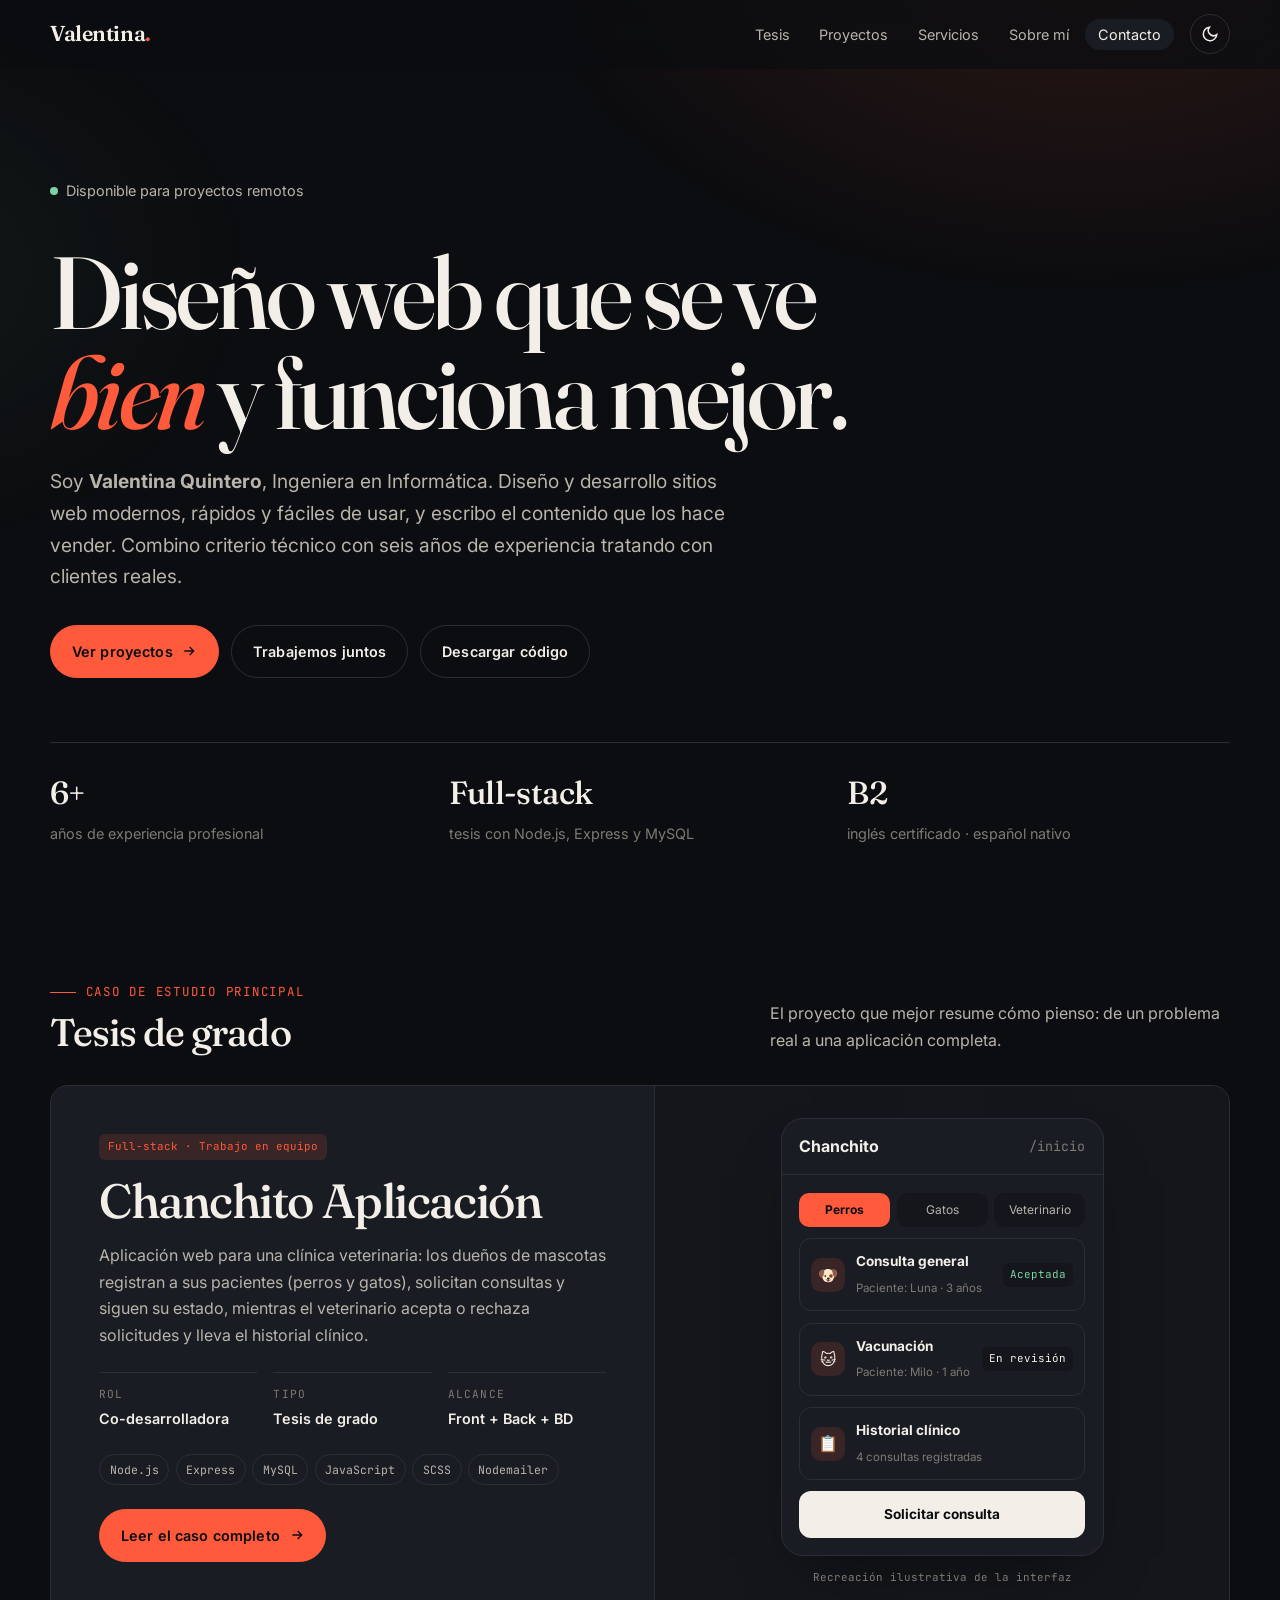
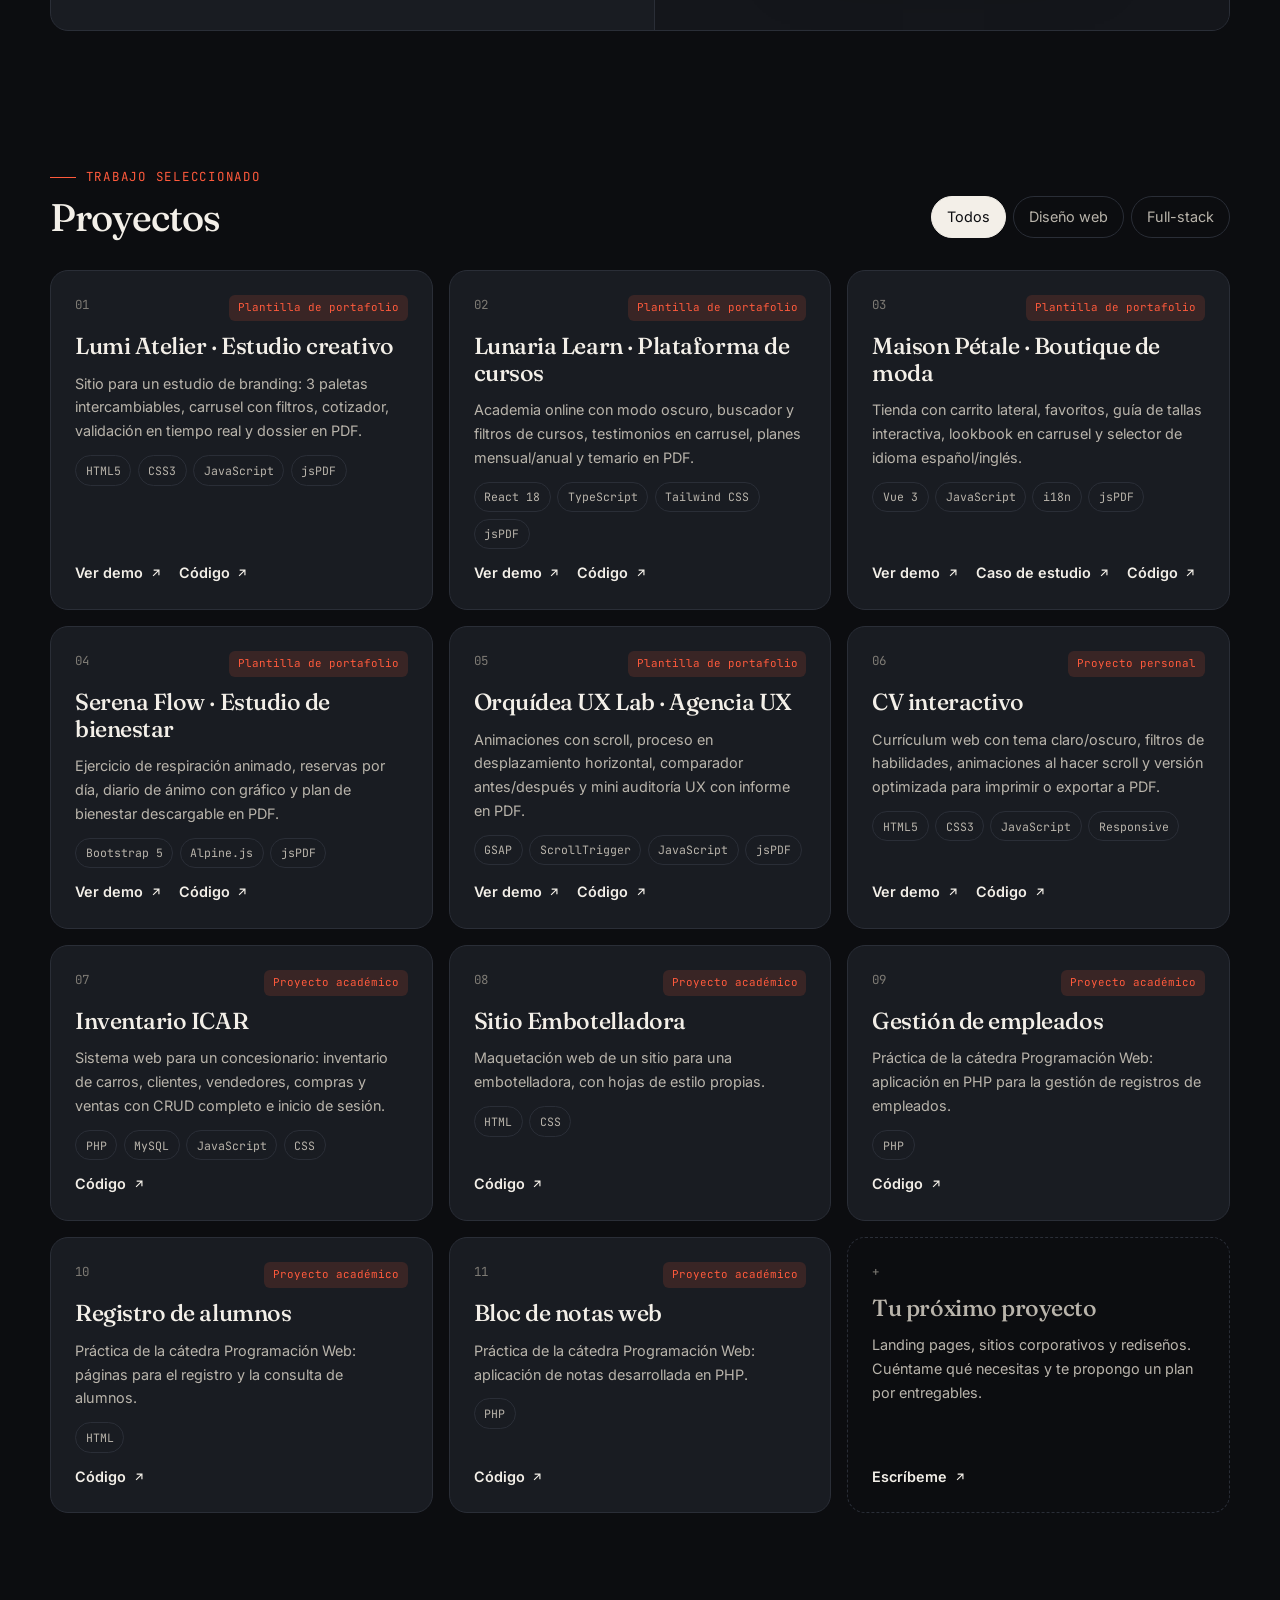
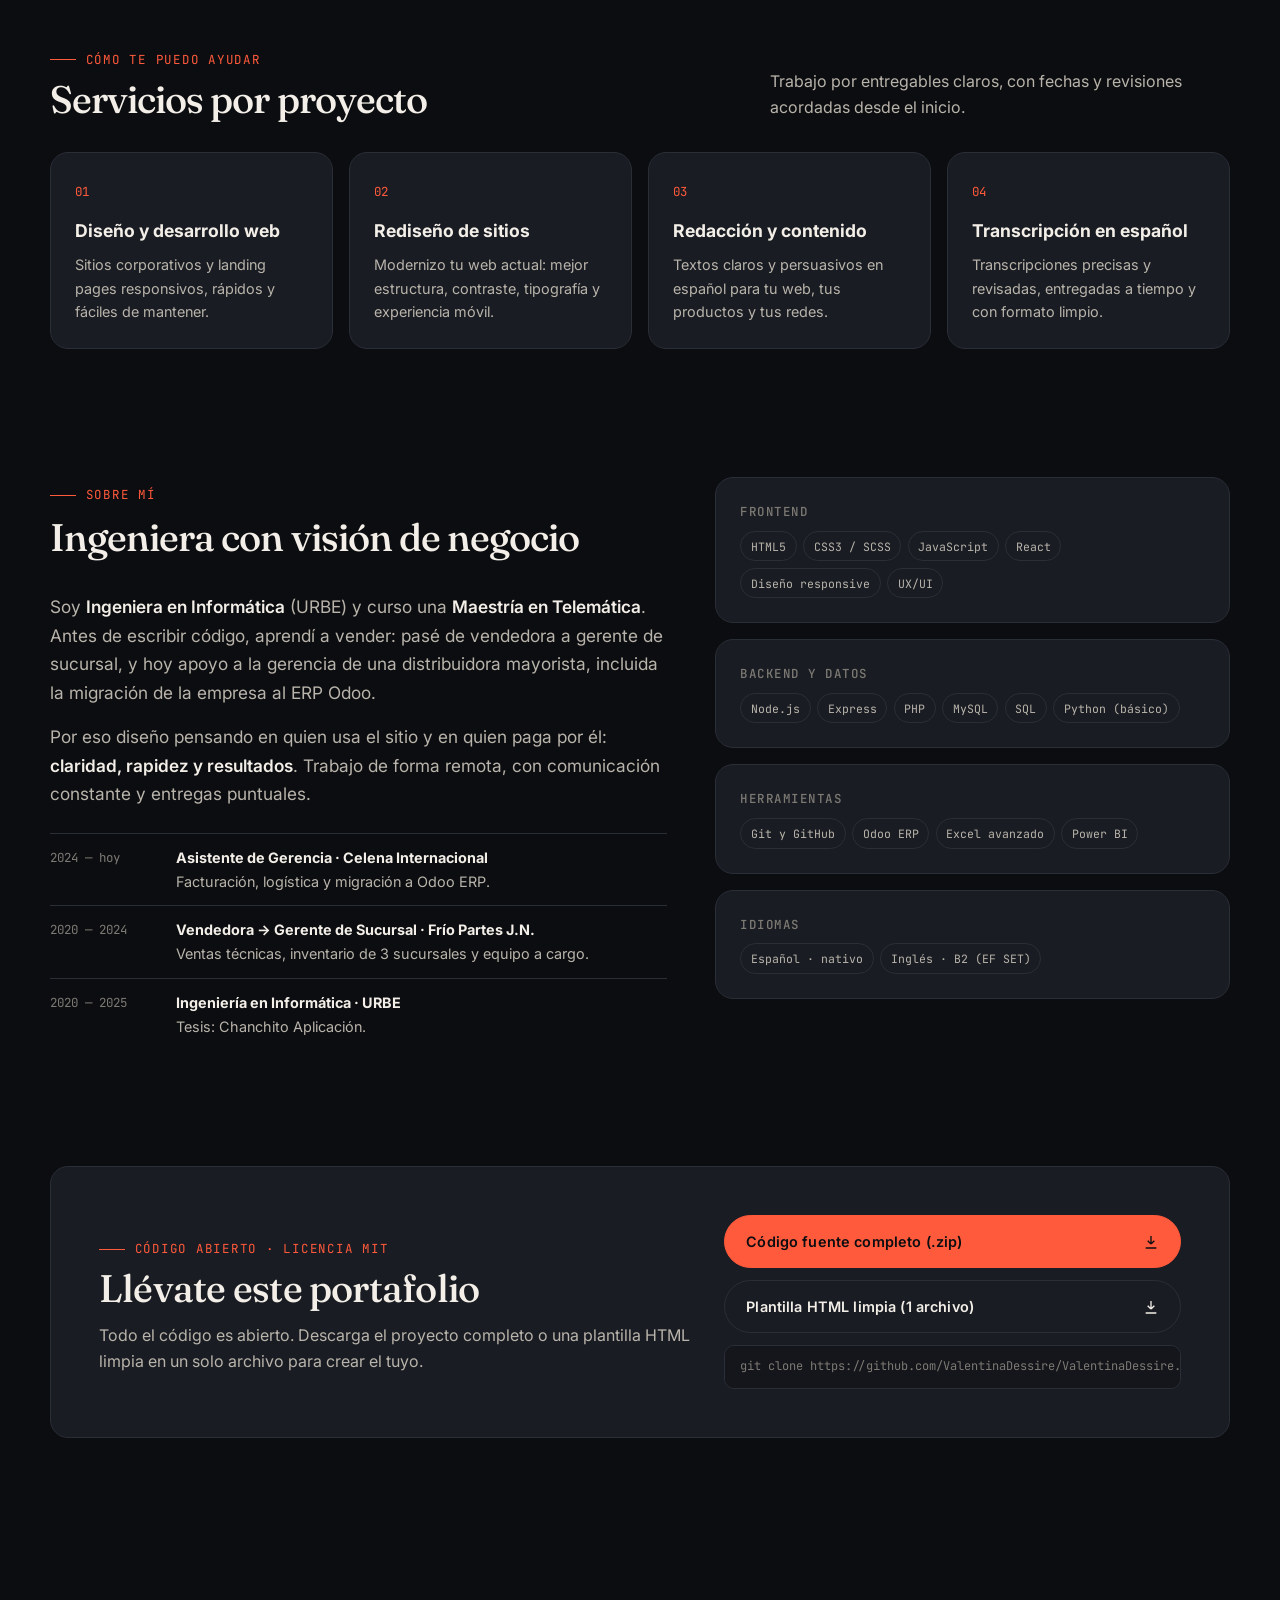
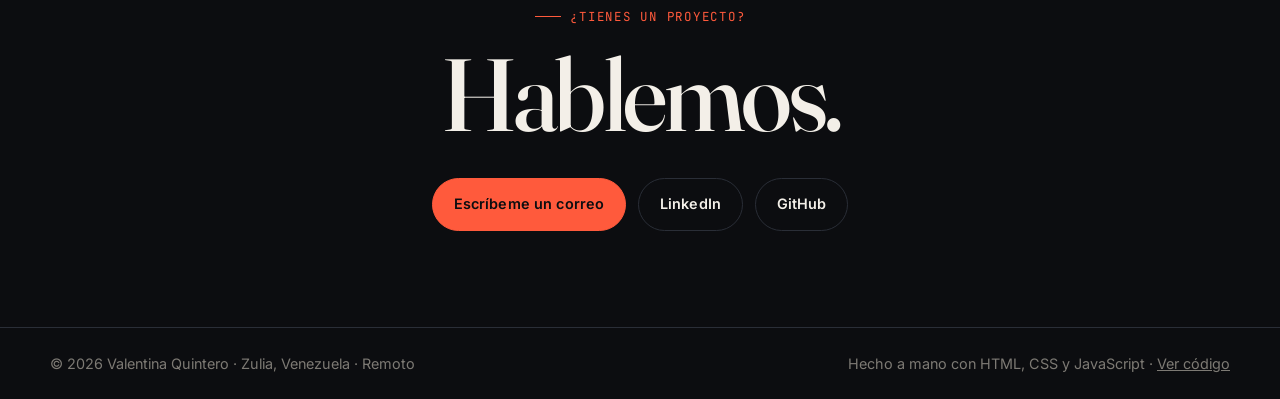
<file: index.html>
<!doctype html>
<html lang="es" class="no-js">
<head>
  <meta charset="utf-8">
  <meta name="viewport" content="width=device-width, initial-scale=1">
  <title>Valentina Quintero · Diseño web y desarrollo frontend</title>
  <meta name="description" content="Portafolio de Valentina Quintero, Ingeniera en Informática. Diseño web, desarrollo frontend y contenido para marcas y negocios. Disponible para proyectos remotos.">
  <meta name="theme-color" content="#0c0d10">
  <meta property="og:title" content="Valentina Quintero · Diseño web y desarrollo frontend">
  <meta property="og:description" content="Sitios web modernos, rápidos y fáciles de usar. Disponible para proyectos freelance y remotos.">
  <meta property="og:type" content="website">
  <link rel="icon" href="data:image/svg+xml,%3Csvg xmlns='http://www.w3.org/2000/svg' viewBox='0 0 64 64'%3E%3Crect width='64' height='64' rx='16' fill='%230c0d10'/%3E%3Ctext x='50%25' y='56%25' text-anchor='middle' font-family='Georgia' font-size='34' fill='%23ff5a3c'%3EV%3C/text%3E%3C/svg%3E">
  <link rel="preconnect" href="https://fonts.googleapis.com">
  <link rel="preconnect" href="https://fonts.gstatic.com" crossorigin>
  <link href="https://fonts.googleapis.com/css2?family=Fraunces:ital,opsz,wght@0,9..144,400..600;1,9..144,400..600&family=Inter:wght@400;500;600;700&family=JetBrains+Mono:wght@400;500&display=swap" rel="stylesheet">
  <link rel="stylesheet" href="assets/css/tokens.css">
  <link rel="stylesheet" href="assets/css/styles.css">
  <script>document.documentElement.classList.remove('no-js');try{var t=localStorage.getItem('vq-theme');if(t)document.documentElement.dataset.theme=t;}catch(e){}</script>
  <script type="module" src="assets/js/main.js"></script>
</head>
<body>
  <a class="skip-link" href="#contenido">Saltar al contenido</a>

  <header class="site-header" id="top">
    <nav class="container nav" aria-label="Principal">
      <a class="brand" href="#top" aria-label="Inicio">Valentina<span>.</span></a>
      <ul class="nav-links" id="nav-links">
        <li><a href="#tesis">Tesis</a></li>
        <li><a href="#proyectos">Proyectos</a></li>
        <li><a href="#servicios">Servicios</a></li>
        <li><a href="#sobre-mi">Sobre mí</a></li>
        <li><a href="#contacto">Contacto</a></li>
      </ul>
      <button class="icon-btn" id="theme-toggle" type="button" aria-label="Cambiar entre tema claro y oscuro">
        <svg viewBox="0 0 24 24" fill="none" stroke="currentColor" stroke-width="2" aria-hidden="true"><path d="M21 12.8A9 9 0 1 1 11.2 3a7 7 0 0 0 9.8 9.8z"/></svg>
      </button>
      <button class="icon-btn menu-btn" id="menu-toggle" type="button" aria-label="Abrir menú" aria-expanded="false" aria-controls="nav-links">
        <svg viewBox="0 0 24 24" fill="none" stroke="currentColor" stroke-width="2" aria-hidden="true"><path d="M4 7h16M4 12h16M4 17h10"/></svg>
      </button>
    </nav>
  </header>

  <main id="contenido">
    <!-- ========== HERO ========== -->
    <section class="hero container" aria-labelledby="hero-title">
      <p class="status reveal"><i aria-hidden="true"></i> Disponible para proyectos remotos</p>
      <h1 id="hero-title" class="reveal">Diseño web que se ve <em>bien</em> y funciona mejor.</h1>
      <p class="hero-lead reveal">Soy <strong>Valentina Quintero</strong>, Ingeniera en Informática. Diseño y desarrollo sitios web modernos, rápidos y fáciles de usar, y escribo el contenido que los hace vender. Combino criterio técnico con seis años de experiencia tratando con clientes reales.</p>
      <div class="hero-actions reveal">
        <a class="btn btn-primary magnetic" href="#proyectos">Ver proyectos
          <svg viewBox="0 0 24 24" fill="none" stroke="currentColor" stroke-width="2" aria-hidden="true"><path d="M5 12h14M13 6l6 6-6 6"/></svg></a>
        <a class="btn btn-ghost magnetic" href="#contacto">Trabajemos juntos</a>
        <a class="btn btn-ghost magnetic" href="#descargar">Descargar código</a>
      </div>
      <div class="hero-meta reveal">
        <div><b>6+</b><span>años de experiencia profesional</span></div>
        <div><b>Full-stack</b><span>tesis con Node.js, Express y MySQL</span></div>
        <div><b>B2</b><span>inglés certificado · español nativo</span></div>
      </div>
    </section>

    <!-- ========== TESIS (CASO DESTACADO) ========== -->
    <section id="tesis" class="container" aria-labelledby="tesis-title">
      <div class="section-head reveal">
        <div>
          <span class="eyebrow">Caso de estudio principal</span>
          <h2 id="tesis-title">Tesis de grado</h2>
        </div>
        <p>El proyecto que mejor resume cómo pienso: de un problema real a una aplicación completa.</p>
      </div>

      <article class="card featured reveal">
        <div class="featured-body">
          <span class="badge" style="align-self:start">Full-stack · Trabajo en equipo</span>
          <h3>Chanchito Aplicación</h3>
          <p>Aplicación web para una clínica veterinaria: los dueños de mascotas registran a sus pacientes (perros y gatos), solicitan consultas y siguen su estado, mientras el veterinario acepta o rechaza solicitudes y lleva el historial clínico.</p>
          <dl class="facts">
            <div><dt>Rol</dt><dd>Co-desarrolladora</dd></div>
            <div><dt>Tipo</dt><dd>Tesis de grado</dd></div>
            <div><dt>Alcance</dt><dd>Front + Back + BD</dd></div>
          </dl>
          <ul class="tag-row" aria-label="Tecnologías">
            <li class="tag">Node.js</li><li class="tag">Express</li><li class="tag">MySQL</li>
            <li class="tag">JavaScript</li><li class="tag">SCSS</li><li class="tag">Nodemailer</li>
          </ul>
          <div class="hero-actions" style="margin-top:.5rem">
            <a class="btn btn-primary magnetic" href="case-studies/chanchito.html">Leer el caso completo
              <svg viewBox="0 0 24 24" fill="none" stroke="currentColor" stroke-width="2" aria-hidden="true"><path d="M5 12h14M13 6l6 6-6 6"/></svg></a>
          </div>
        </div>
        <div class="featured-visual" aria-hidden="true">
          <div>
            <div class="mock">
              <div class="mock-top">Chanchito <small>/inicio</small></div>
              <div class="mock-body">
                <div class="mock-pill"><span class="on">Perros</span><span>Gatos</span><span>Veterinario</span></div>
                <div class="mock-item"><i>🐶</i><div><b>Consulta general</b><small>Paciente: Luna · 3 años</small></div><em class="ok">Aceptada</em></div>
                <div class="mock-item"><i>🐱</i><div><b>Vacunación</b><small>Paciente: Milo · 1 año</small></div><em>En revisión</em></div>
                <div class="mock-item"><i>📋</i><div><b>Historial clínico</b><small>4 consultas registradas</small></div></div>
                <div class="mock-cta">Solicitar consulta</div>
              </div>
            </div>
            <p class="mock-note">Recreación ilustrativa de la interfaz</p>
          </div>
        </div>
      </article>
    </section>

    <!-- ========== PROYECTOS ========== -->
    <section id="proyectos" class="container" aria-labelledby="proyectos-title">
      <div class="section-head reveal">
        <div>
          <span class="eyebrow">Trabajo seleccionado</span>
          <h2 id="proyectos-title">Proyectos</h2>
        </div>
        <div class="filters" role="group" aria-label="Filtrar proyectos">
          <button class="filter" type="button" data-filter="all" aria-pressed="true">Todos</button>
          <button class="filter" type="button" data-filter="web" aria-pressed="false">Diseño web</button>
          <button class="filter" type="button" data-filter="fullstack" aria-pressed="false">Full-stack</button>
        </div>
      </div>
      <div class="grid" id="project-grid" aria-live="polite">
        <noscript><p>Activa JavaScript para ver la lista de proyectos, o visita <a href="https://github.com/ValentinaDessire">github.com/ValentinaDessire</a>.</p></noscript>
      </div>
    </section>

    <!-- ========== SERVICIOS ========== -->
    <section id="servicios" class="container" aria-labelledby="servicios-title">
      <div class="section-head reveal">
        <div>
          <span class="eyebrow">Cómo te puedo ayudar</span>
          <h2 id="servicios-title">Servicios por proyecto</h2>
        </div>
        <p>Trabajo por entregables claros, con fechas y revisiones acordadas desde el inicio.</p>
      </div>
      <div class="services">
        <article class="card service reveal"><span class="num">01</span><h3>Diseño y desarrollo web</h3><p>Sitios corporativos y landing pages responsivos, rápidos y fáciles de mantener.</p></article>
        <article class="card service reveal"><span class="num">02</span><h3>Rediseño de sitios</h3><p>Modernizo tu web actual: mejor estructura, contraste, tipografía y experiencia móvil.</p></article>
        <article class="card service reveal"><span class="num">03</span><h3>Redacción y contenido</h3><p>Textos claros y persuasivos en español para tu web, tus productos y tus redes.</p></article>
        <article class="card service reveal"><span class="num">04</span><h3>Transcripción en español</h3><p>Transcripciones precisas y revisadas, entregadas a tiempo y con formato limpio.</p></article>
      </div>
    </section>

    <!-- ========== SOBRE MÍ ========== -->
    <section id="sobre-mi" class="container" aria-labelledby="sobre-title">
      <div class="about">
        <div class="about-text reveal">
          <span class="eyebrow">Sobre mí</span>
          <h2 id="sobre-title" class="section-head" style="margin:0 0 1.5rem;font-family:var(--font-display);font-weight:500;font-size:var(--fs-xl);letter-spacing:-.025em">Ingeniera con visión de negocio</h2>
          <p>Soy <strong>Ingeniera en Informática</strong> (URBE) y curso una <strong>Maestría en Telemática</strong>. Antes de escribir código, aprendí a vender: pasé de vendedora a gerente de sucursal, y hoy apoyo a la gerencia de una distribuidora mayorista, incluida la migración de la empresa al ERP Odoo.</p>
          <p>Por eso diseño pensando en quien usa el sitio y en quien paga por él: <strong>claridad, rapidez y resultados</strong>. Trabajo de forma remota, con comunicación constante y entregas puntuales.</p>
          <ol class="timeline">
            <li><time>2024 — hoy</time><div><b>Asistente de Gerencia · Celena Internacional</b><span>Facturación, logística y migración a Odoo ERP.</span></div></li>
            <li><time>2020 — 2024</time><div><b>Vendedora → Gerente de Sucursal · Frío Partes J.N.</b><span>Ventas técnicas, inventario de 3 sucursales y equipo a cargo.</span></div></li>
            <li><time>2020 — 2025</time><div><b>Ingeniería en Informática · URBE</b><span>Tesis: Chanchito Aplicación.</span></div></li>
          </ol>
        </div>
        <div class="stack reveal">
          <div class="card" style="padding:1.5rem">
            <h3>Frontend</h3>
            <ul class="tag-row"><li class="tag">HTML5</li><li class="tag">CSS3 / SCSS</li><li class="tag">JavaScript</li><li class="tag">React</li><li class="tag">Diseño responsive</li><li class="tag">UX/UI</li></ul>
          </div>
          <div class="card" style="padding:1.5rem">
            <h3>Backend y datos</h3>
            <ul class="tag-row"><li class="tag">Node.js</li><li class="tag">Express</li><li class="tag">PHP</li><li class="tag">MySQL</li><li class="tag">SQL</li><li class="tag">Python (básico)</li></ul>
          </div>
          <div class="card" style="padding:1.5rem">
            <h3>Herramientas</h3>
            <ul class="tag-row"><li class="tag">Git y GitHub</li><li class="tag">Odoo ERP</li><li class="tag">Excel avanzado</li><li class="tag">Power BI</li></ul>
          </div>
          <div class="card" style="padding:1.5rem">
            <h3>Idiomas</h3>
            <ul class="tag-row"><li class="tag">Español · nativo</li><li class="tag">Inglés · B2 (EF SET)</li></ul>
          </div>
        </div>
      </div>
    </section>

    <!-- ========== DESCARGA ========== -->
    <section id="descargar" class="container" aria-labelledby="descargar-title">
      <div class="card download reveal">
        <div>
          <span class="eyebrow">Código abierto · Licencia MIT</span>
          <h2 id="descargar-title">Llévate este portafolio</h2>
          <p>Todo el código es abierto. Descarga el proyecto completo o una plantilla HTML limpia en un solo archivo para crear el tuyo.</p>
        </div>
        <div class="download-actions">
          <a class="btn btn-primary" id="dl-source" href="https://github.com/ValentinaDessire/ValentinaDessire.github.io/archive/refs/heads/main.zip">Código fuente completo (.zip)
            <svg viewBox="0 0 24 24" fill="none" stroke="currentColor" stroke-width="2" aria-hidden="true"><path d="M12 3v12m0 0 5-5m-5 5-5-5M4 21h16"/></svg></a>
          <a class="btn btn-ghost" href="template/portfolio-template.html" download="portfolio-template.html">Plantilla HTML limpia (1 archivo)
            <svg viewBox="0 0 24 24" fill="none" stroke="currentColor" stroke-width="2" aria-hidden="true"><path d="M12 3v12m0 0 5-5m-5 5-5-5M4 21h16"/></svg></a>
          <code class="code-hint">git clone https://github.com/ValentinaDessire/ValentinaDessire.github.io.git</code>
        </div>
      </div>
    </section>

    <!-- ========== CONTACTO ========== -->
    <section id="contacto" class="container contact" aria-labelledby="contacto-title">
      <span class="eyebrow reveal">¿Tienes un proyecto?</span>
      <h2 id="contacto-title" class="reveal"><a href="mailto:valentinaquintero14102002@gmail.com">Hablemos.</a></h2>
      <div class="contact-links reveal">
        <a class="btn btn-primary magnetic" href="mailto:valentinaquintero14102002@gmail.com">Escríbeme un correo</a>
        <a class="btn btn-ghost magnetic" href="https://www.linkedin.com/in/valentina-quintero-09a809272" target="_blank" rel="noopener">LinkedIn</a>
        <a class="btn btn-ghost magnetic" href="https://github.com/ValentinaDessire" target="_blank" rel="noopener">GitHub</a>
      </div>
    </section>
  </main>

  <footer class="site-footer">
    <div class="container">
      <span>© <span id="year">2026</span> Valentina Quintero · Zulia, Venezuela · Remoto</span>
      <span>Hecho a mano con HTML, CSS y JavaScript · <a href="https://github.com/ValentinaDessire/ValentinaDessire.github.io" style="text-decoration:underline">Ver código</a></span>
    </div>
  </footer>
</body>
</html>
</file>
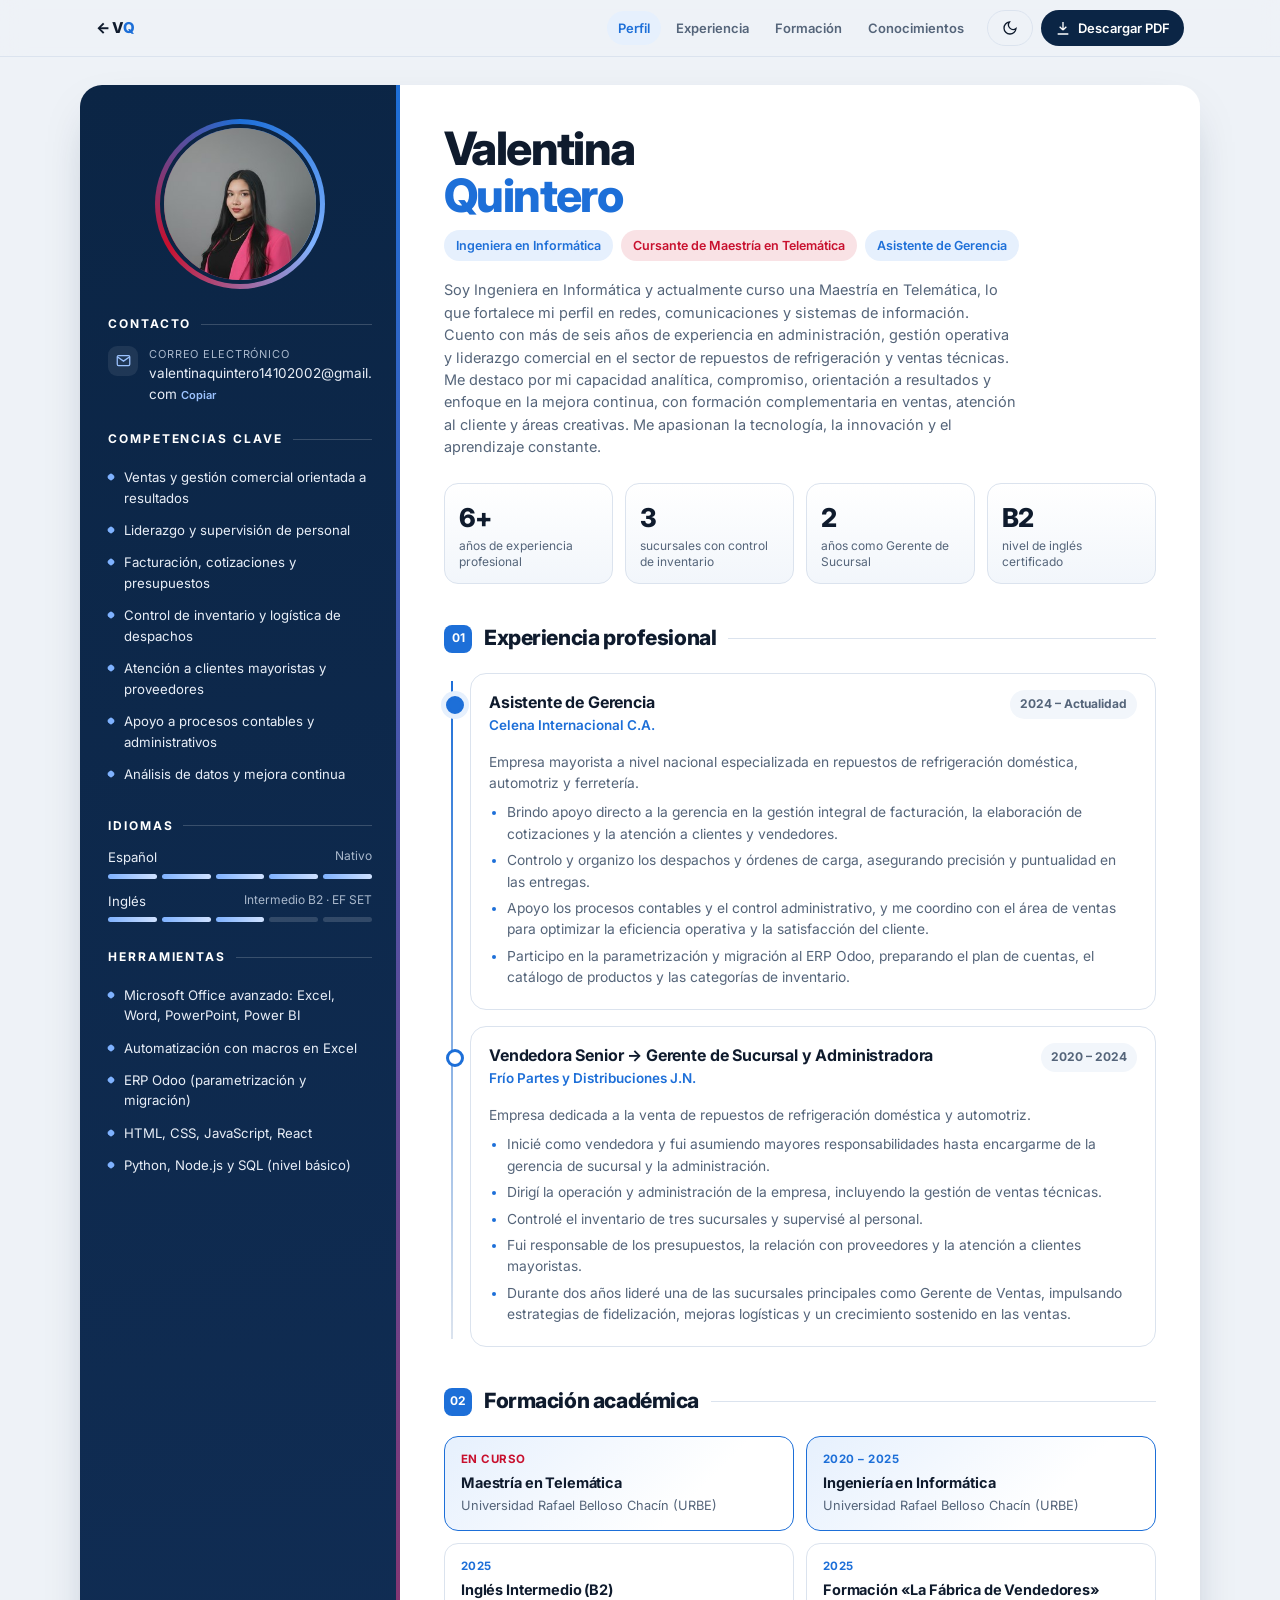
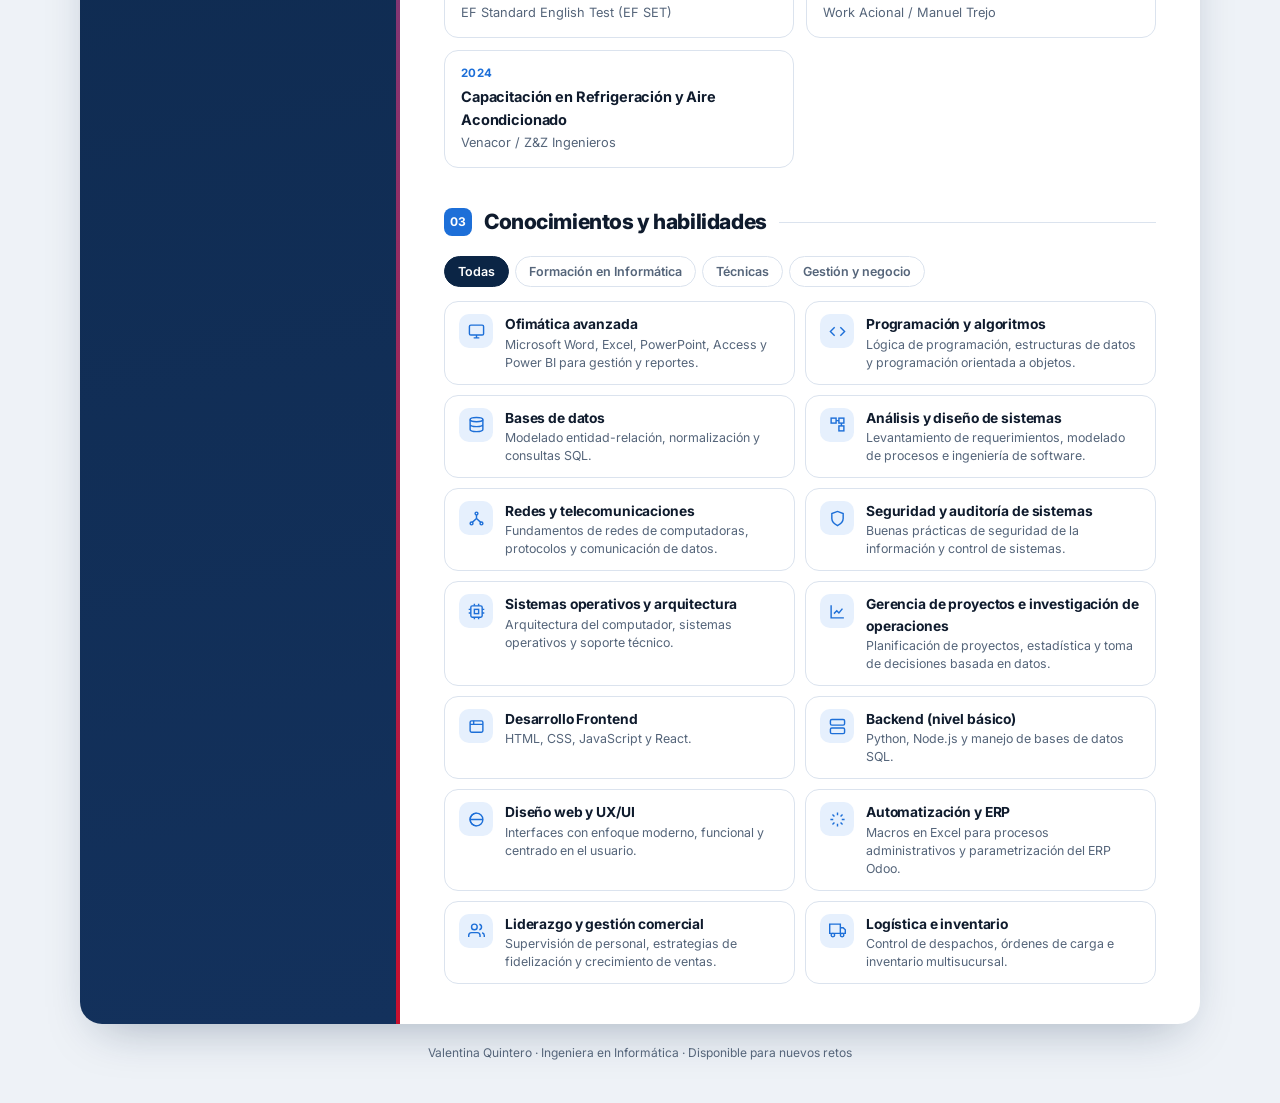
<file: projects/cv/index.html>
<!doctype html>
<html lang="es">
<head>
<meta charset="utf-8">
<meta name="viewport" content="width=device-width, initial-scale=1">
<title>Valentina Quintero · CV</title>
<meta name="description" content="Currículum de Valentina Quintero, Ingeniera en Informática y cursante de Maestría en Telemática.">
<link rel="preconnect" href="https://fonts.googleapis.com">
<link href="https://fonts.googleapis.com/css2?family=Inter:wght@400;500;600;700;800&display=swap" rel="stylesheet">
<style>
:root{
  --bg:#eef2f7; --paper:#ffffff; --ink:#0f1b2d; --muted:#55657a; --line:#dbe3ee;
  --navy:#0b2545; --navy-2:#13315c; --accent:#1d6fd8; --accent-soft:#e6f0fd; --red:#c8102e;
  --side-ink:#e8eef7; --side-muted:#a9b8cc; --chip:#f2f6fb; --shadow:0 20px 50px -20px rgba(11,37,69,.35);
}
@media (prefers-color-scheme: dark){
  :root:not([data-theme="light"]){
    --bg:#08111e; --paper:#0f1b2d; --ink:#e7eef8; --muted:#9fb0c6; --line:#22344d;
    --accent:#5b9dff; --accent-soft:#132a4a; --chip:#16263d; --shadow:0 20px 50px -20px rgba(0,0,0,.7);
  }
}
:root[data-theme="dark"]{
  --bg:#08111e; --paper:#0f1b2d; --ink:#e7eef8; --muted:#9fb0c6; --line:#22344d;
  --accent:#5b9dff; --accent-soft:#132a4a; --chip:#16263d; --shadow:0 20px 50px -20px rgba(0,0,0,.7);
}
*{box-sizing:border-box;margin:0;padding:0}
html{scroll-behavior:smooth}
body{background:var(--bg);color:var(--ink);font-family:Inter,"DejaVu Sans",system-ui,sans-serif;line-height:1.55;font-size:15px;transition:background .3s,color .3s}
a{color:inherit;text-decoration:none}

/* ---------- barra superior ---------- */
.topbar{position:sticky;top:0;z-index:20;backdrop-filter:blur(12px);background:color-mix(in srgb,var(--bg) 80%,transparent);border-bottom:1px solid var(--line)}
.topbar .in{max-width:1120px;margin:auto;display:flex;align-items:center;gap:12px;padding:10px 16px}
.brand{font-weight:800;letter-spacing:-.02em;color:var(--ink)}
.brand span{color:var(--accent)}
.nav{display:flex;gap:4px;margin-left:auto;overflow-x:auto;scrollbar-width:none}
.nav a{font-size:13px;font-weight:600;color:var(--muted);padding:7px 11px;border-radius:999px;white-space:nowrap;transition:.2s}
.nav a:hover,.nav a.on{background:var(--accent-soft);color:var(--accent)}
.btn{display:inline-flex;align-items:center;gap:7px;border:0;cursor:pointer;font:600 13px Inter,sans-serif;padding:9px 14px;border-radius:999px;background:var(--navy);color:#fff;white-space:nowrap;transition:transform .15s}
.btn:hover{transform:translateY(-1px)}
.btn.ghost{background:transparent;color:var(--ink);border:1px solid var(--line)}
.btn svg{width:16px;height:16px}

/* ---------- hoja ---------- */
.sheet{max-width:1120px;margin:28px auto 60px;display:grid;grid-template-columns:320px 1fr;background:var(--paper);border-radius:22px;overflow:hidden;box-shadow:var(--shadow)}
aside{background:linear-gradient(170deg,var(--navy) 0%,var(--navy-2) 100%);color:var(--side-ink);padding:34px 28px;position:relative}
aside::after{content:"";position:absolute;right:0;top:0;bottom:0;width:4px;background:linear-gradient(var(--accent),var(--red))}
.photo{width:170px;height:170px;border-radius:50%;margin:0 auto 22px;padding:5px;background:conic-gradient(var(--accent),#7fb2ff,var(--red),var(--accent));}
.photo img{width:100%;height:100%;object-fit:cover;object-position:50% 22%;border-radius:50%;border:4px solid var(--navy);display:block}
aside h3{font-size:12px;letter-spacing:.16em;text-transform:uppercase;color:#fff;margin:26px 0 12px;display:flex;align-items:center;gap:10px}
aside h3::after{content:"";flex:1;height:1px;background:rgba(255,255,255,.18)}
.contact li{list-style:none;display:flex;gap:11px;align-items:flex-start;margin-bottom:12px;font-size:13.5px}
.contact .ic{flex:none;width:30px;height:30px;border-radius:9px;background:rgba(255,255,255,.08);display:grid;place-items:center}
.contact .ic svg{width:15px;height:15px;stroke:#9cc3ff}
.contact small{display:block;color:var(--side-muted);font-size:11px;text-transform:uppercase;letter-spacing:.08em}
.contact .val{word-break:break-all}
.copy{background:none;border:0;color:#9cc3ff;font:600 11px Inter,sans-serif;cursor:pointer;padding:0;margin-left:4px}
.side-list{list-style:none}
.side-list li{font-size:13.2px;padding:6px 0 6px 16px;position:relative;color:var(--side-ink)}
.side-list li::before{content:"";position:absolute;left:0;top:13px;width:6px;height:6px;border-radius:2px;background:#7fb2ff;transform:rotate(45deg)}
.lang{margin-bottom:12px;font-size:13.2px}
.lang .row{display:flex;justify-content:space-between}
.lang .row span:last-child{color:var(--side-muted);font-size:12px}
.dots{display:flex;gap:5px;margin-top:6px}
.dots i{flex:1;height:5px;border-radius:4px;background:rgba(255,255,255,.15)}
.dots i.f{background:linear-gradient(90deg,#7fb2ff,#cfe1ff)}

main{padding:40px 44px}
.hero h1{font-size:46px;line-height:1.03;letter-spacing:-.035em;font-weight:800;color:var(--ink)}
.hero h1 span{color:var(--accent)}
.role{margin-top:10px;display:flex;flex-wrap:wrap;gap:8px}
.tag{font-size:12.5px;font-weight:600;padding:6px 12px;border-radius:999px;background:var(--accent-soft);color:var(--accent)}
.tag.red{background:color-mix(in srgb,var(--red) 12%,transparent);color:var(--red)}
.summary{margin-top:18px;color:var(--muted);font-size:14.5px;max-width:64ch}
.stats{display:grid;grid-template-columns:repeat(4,1fr);gap:12px;margin-top:24px}
.stat{border:1px solid var(--line);border-radius:14px;padding:14px;background:linear-gradient(180deg,var(--paper),var(--chip))}
.stat b{display:block;font-size:26px;font-weight:800;letter-spacing:-.03em;color:var(--ink)}
.stat span{font-size:12px;color:var(--muted);line-height:1.3;display:block}

section{margin-top:38px;scroll-margin-top:80px}
.sh{display:flex;align-items:center;gap:12px;margin-bottom:18px}
.sh .n{font-size:12px;font-weight:700;color:#fff;background:var(--accent);width:28px;height:28px;border-radius:8px;display:grid;place-items:center}
.sh h2{font-size:21px;letter-spacing:-.02em;font-weight:800}
.sh::after{content:"";flex:1;height:1px;background:var(--line)}

/* línea de tiempo */
.tl{position:relative;padding-left:26px}
.tl::before{content:"";position:absolute;left:7px;top:8px;bottom:8px;width:2px;background:linear-gradient(var(--accent),var(--line))}
.job{position:relative;margin-bottom:16px;border:1px solid var(--line);border-radius:16px;background:var(--paper);transition:border-color .2s, box-shadow .2s}
.job:hover{border-color:color-mix(in srgb,var(--accent) 50%,var(--line));box-shadow:0 10px 30px -18px rgba(29,111,216,.6)}
.job::before{content:"";position:absolute;left:-25px;top:22px;width:12px;height:12px;border-radius:50%;background:var(--paper);border:3px solid var(--accent)}
.job.now::before{background:var(--accent);box-shadow:0 0 0 5px var(--accent-soft)}
.job summary{list-style:none;cursor:pointer;padding:16px 18px;display:grid;grid-template-columns:1fr auto;gap:4px 12px;align-items:start}
.job summary::-webkit-details-marker{display:none}
.job .t{font-weight:700;font-size:16px;letter-spacing:-.01em}
.job .c{color:var(--accent);font-weight:600;font-size:13.5px}
.job .d{font-size:12px;font-weight:700;color:var(--muted);background:var(--chip);padding:5px 10px;border-radius:999px;white-space:nowrap;grid-row:1;grid-column:2;justify-self:end}
.job .chev{grid-column:2;justify-self:end;width:18px;height:18px;transition:transform .25s;stroke:var(--muted)}
.job[open] .chev{transform:rotate(180deg)}
.job .body{padding:0 18px 16px;font-size:13.8px;color:var(--muted)}
.job .body p{margin-bottom:8px}
.job ul{padding-left:18px}
.job li{margin-bottom:5px}
.job li::marker{color:var(--accent)}

/* formación */
.edu{display:grid;grid-template-columns:1fr 1fr;gap:12px}
.ed{border:1px solid var(--line);border-radius:14px;padding:14px 16px;position:relative;overflow:hidden}
.ed.hl{border-color:var(--accent);background:linear-gradient(135deg,var(--accent-soft),var(--paper) 70%)}
.ed .y{font-size:11.5px;font-weight:700;color:var(--accent);letter-spacing:.04em;text-transform:uppercase}
.ed h4{font-size:14.5px;margin:3px 0 2px;letter-spacing:-.01em}
.ed p{font-size:12.8px;color:var(--muted)}
.badge{position:absolute;top:12px;right:12px;font-size:10.5px;font-weight:700;background:var(--red);color:#fff;padding:3px 8px;border-radius:999px}

/* habilidades */
.filters{display:flex;flex-wrap:wrap;gap:6px;margin-bottom:14px}
.filters button{border:1px solid var(--line);background:var(--paper);color:var(--muted);font:600 12.5px Inter,sans-serif;padding:7px 13px;border-radius:999px;cursor:pointer;transition:.2s}
.filters button.on{background:var(--navy);color:#fff;border-color:var(--navy)}
:root[data-theme="dark"] .filters button.on{background:var(--accent);border-color:var(--accent)}
.skills{display:grid;grid-template-columns:repeat(2,1fr);gap:10px}
.sk{display:flex;gap:12px;align-items:flex-start;border:1px solid var(--line);border-radius:14px;padding:12px 14px;background:var(--paper);transition:opacity .25s, transform .25s}
.sk.hide{display:none}
.sk .ico{flex:none;width:34px;height:34px;border-radius:10px;background:var(--accent-soft);display:grid;place-items:center}
.sk .ico svg{width:17px;height:17px;stroke:var(--accent)}
.sk h5{font-size:13.8px;letter-spacing:-.01em}
.sk p{font-size:12.4px;color:var(--muted);line-height:1.45}
.cat-label{display:none}

/* referencias */
.refs{display:grid;grid-template-columns:repeat(3,1fr);gap:12px}
.ref{border:1px solid var(--line);border-radius:14px;padding:14px 16px}
.ref .k{font-size:10.5px;font-weight:700;color:var(--accent);text-transform:uppercase;letter-spacing:.08em}
.ref h4{font-size:14.5px;margin:4px 0 2px}
.ref p{font-size:12.8px;color:var(--muted)}
.ref.blank{border-style:dashed;background:repeating-linear-gradient(135deg,transparent 0 10px,var(--chip) 10px 11px)}
.ref.blank .ln{display:block;border-bottom:1px solid var(--line);height:18px;margin-top:6px}
.ref.blank small{display:block;font-size:11px;color:var(--muted);margin-top:8px}

footer.foot{text-align:center;font-size:12px;color:var(--muted);margin:-40px 0 40px}

/* animación de entrada */
.rv{opacity:0;transform:translateY(16px);transition:opacity .6s ease, transform .6s ease}
.rv.in{opacity:1;transform:none}
@media (prefers-reduced-motion: reduce){.rv{opacity:1;transform:none;transition:none}}

.toast{position:fixed;bottom:22px;left:50%;transform:translateX(-50%) translateY(20px);background:var(--navy);color:#fff;padding:10px 16px;border-radius:999px;font-size:13px;font-weight:600;opacity:0;transition:.3s;pointer-events:none;z-index:50}
.toast.show{opacity:1;transform:translateX(-50%)}

/* ---------- responsive ---------- */
@media screen and (max-width:900px){
  .sheet{grid-template-columns:1fr;margin:16px;border-radius:18px}
  aside::after{left:0;right:0;top:auto;bottom:0;width:auto;height:4px;background:linear-gradient(90deg,var(--accent),var(--red))}
  main{padding:28px 18px}
  .hero h1{font-size:36px}
  .stats{grid-template-columns:repeat(2,1fr)}
  .edu,.skills,.refs{grid-template-columns:1fr}
  .nav{display:none}
  .topbar .actions{margin-left:auto}
}
@media screen and (max-width:420px){ .btn .lbl{display:none} }

/* ---------- impresión / PDF ---------- */
@page{size:A4;margin:0}
@media print{
  :root,:root[data-theme="dark"]{--bg:#fff;--paper:#fff;--ink:#0f1b2d;--muted:#4b5a6e;--line:#d6deea;--accent:#1d6fd8;--accent-soft:#e8f1fd;--chip:#f3f6fa}
  html{background:linear-gradient(90deg,#0b2545 0,#13315c 72mm,#1d6fd8 72mm,#c8102e 73mm,#fff 73mm)!important;-webkit-print-color-adjust:exact;print-color-adjust:exact}
  body{background:transparent;font-size:12px}
  .sheet{background:transparent!important}
  aside{background:transparent!important}
  aside::after{display:none}
  .topbar,.toast,.filters,.copy,.chev,footer.foot,.no-print{display:none!important}
  .rv{opacity:1!important;transform:none!important}
  .sheet{margin:0;max-width:none;border-radius:0;box-shadow:none;grid-template-columns:72mm 1fr;min-height:297mm}
  aside{padding:12mm 8mm 10mm;-webkit-print-color-adjust:exact;print-color-adjust:exact}
  aside *,main *{-webkit-print-color-adjust:exact;print-color-adjust:exact}
  .photo{width:40mm;height:40mm;margin-bottom:6mm}
  aside h3{margin:6mm 0 3mm;font-size:9.5px}
  .contact li{font-size:10.5px;margin-bottom:7px}
  .contact .ic{width:24px;height:24px}
  .side-list li{font-size:10.4px;padding:3px 0 3px 13px}
  .side-list li::before{top:8px}
  .lang{font-size:10.5px}
  main{padding:12mm 11mm 10mm}
  .hero h1{font-size:30px}
  .tag{font-size:10px;padding:4px 9px}
  .summary{font-size:11.2px;margin-top:10px;max-width:none}
  .stats{margin-top:12px;gap:7px}
  .stat{padding:8px 10px}
  .stat b{font-size:18px}
  .stat span{font-size:9.4px}
  section{margin-top:16px}
  .sh{margin-bottom:9px}
  .sh h2{font-size:15px}
  .sh .n{width:21px;height:21px;font-size:10px}
  .job{margin-bottom:8px;break-inside:avoid}
  .job summary{padding:9px 12px}
  .job .t{font-size:12.5px}
  .job .c{font-size:11px}
  .job .d{font-size:9.5px}
  .job .body{padding:0 12px 9px;font-size:10.6px}
  .job li{margin-bottom:2px}
  .job::before{top:14px}
  .edu{gap:7px}
  .ed{padding:8px 11px;break-inside:avoid}
  .ed h4{font-size:11.5px}
  .ed p,.ed .y{font-size:9.8px}
  .skills{gap:6px}
  .sk{padding:7px 10px;break-inside:avoid}
  .sk .ico{width:24px;height:24px;border-radius:7px}
  .sk .ico svg{width:13px;height:13px}
  .sk h5{font-size:11px}
  .sk p{font-size:9.8px}
  .sk.hide{display:flex!important}
  .refs{gap:7px;break-inside:avoid}
  .ref{padding:9px 11px}
  .ref h4{font-size:11.5px}
  .ref p{font-size:10px}
  #referencias{break-inside:avoid}
  .pb{break-before:page}
  main{padding:9mm 10mm 8mm!important}
  aside{padding-top:9mm!important}
  .summary{font-size:10.4px!important;line-height:1.45}
  .job .body{font-size:9.9px!important;line-height:1.42}
  .job .body p{margin-bottom:4px}
  .stat b{font-size:16px!important}
  section{margin-top:12px!important}
  .edu{grid-template-columns:repeat(3,1fr)!important}
  .sk p{font-size:9.2px!important;line-height:1.35}
  .sk{padding:6px 9px!important}
  .skills{gap:5px!important}
  .ed{padding:7px 10px!important}
  .ref.blank .ln{height:14px}
}
</style>
</head>
<body>

<header class="topbar no-print">
  <div class="in">
    <a href="../../index.html" class="brand" title="Volver al portafolio">← V<span>Q</span></a>
    <nav class="nav" id="nav">
      <a href="#perfil">Perfil</a>
      <a href="#experiencia">Experiencia</a>
      <a href="#formacion">Formación</a>
      <a href="#conocimientos">Conocimientos</a>
      
    </nav>
    <div class="actions" style="display:flex;gap:8px">
      <button class="btn ghost" id="theme" aria-label="Cambiar tema">
        <svg viewBox="0 0 24 24" fill="none" stroke="currentColor" stroke-width="2"><path d="M21 12.8A9 9 0 1 1 11.2 3a7 7 0 0 0 9.8 9.8z"/></svg>
      </button>
      <a class="btn" href="#"  id="dl">
        <svg viewBox="0 0 24 24" fill="none" stroke="currentColor" stroke-width="2"><path d="M12 3v12m0 0 5-5m-5 5-5-5M4 21h16"/></svg><span class="lbl">Descargar PDF</span>
      </a>
    </div>
  </div>
</header>

<div class="sheet" id="top">
  <aside>
    <div class="photo"><img src="[data-uri]" alt="Fotografía de Valentina Quintero"></div>

    <h3>Contacto</h3>
    <ul class="contact">
            <li><span class="ic"><svg viewBox="0 0 24 24" fill="none" stroke-width="2"><rect x="2" y="4" width="20" height="16" rx="2"/><path d="m22 6-10 7L2 6"/></svg></span>
        <div><small>Correo electrónico</small><a class="val" href="mailto:valentinaquintero14102002@gmail.com">valentinaquintero14102002@gmail.com</a><button class="copy" data-copy="valentinaquintero14102002@gmail.com">Copiar</button></div></li>
          </ul>

    <h3>Competencias clave</h3>
    <ul class="side-list">
      <li>Ventas y gestión comercial orientada a resultados</li>
      <li>Liderazgo y supervisión de personal</li>
      <li>Facturación, cotizaciones y presupuestos</li>
      <li>Control de inventario y logística de despachos</li>
      <li>Atención a clientes mayoristas y proveedores</li>
      <li>Apoyo a procesos contables y administrativos</li>
      <li>Análisis de datos y mejora continua</li>
    </ul>

    <h3>Idiomas</h3>
    <div class="lang"><div class="row"><span>Español</span><span>Nativo</span></div><div class="dots"><i class="f"></i><i class="f"></i><i class="f"></i><i class="f"></i><i class="f"></i></div></div>
    <div class="lang"><div class="row"><span>Inglés</span><span>Intermedio B2 · EF SET</span></div><div class="dots"><i class="f"></i><i class="f"></i><i class="f"></i><i></i><i></i></div></div>

    <h3>Herramientas</h3>
    <ul class="side-list">
      <li>Microsoft Office avanzado: Excel, Word, PowerPoint, Power BI</li>
      <li>Automatización con macros en Excel</li>
      <li>ERP Odoo (parametrización y migración)</li>
      <li>HTML, CSS, JavaScript, React</li>
      <li>Python, Node.js y SQL (nivel básico)</li>
    </ul>
  </aside>

  <main>
    <div class="hero rv" id="perfil">
      <h1>Valentina<br><span>Quintero</span></h1>
      <div class="role">
        <span class="tag">Ingeniera en Informática</span>
        <span class="tag red">Cursante de Maestría en Telemática</span>
        <span class="tag">Asistente de Gerencia</span>
      </div>
      <p class="summary">Soy Ingeniera en Informática y actualmente curso una Maestría en Telemática, lo que fortalece mi perfil en redes, comunicaciones y sistemas de información. Cuento con más de seis años de experiencia en administración, gestión operativa y liderazgo comercial en el sector de repuestos de refrigeración y ventas técnicas. Me destaco por mi capacidad analítica, compromiso, orientación a resultados y enfoque en la mejora continua, con formación complementaria en ventas, atención al cliente y áreas creativas. Me apasionan la tecnología, la innovación y el aprendizaje constante.</p>
      <div class="stats">
        <div class="stat"><b data-count="6" data-plus="1">6+</b><span>años de experiencia profesional</span></div>
        <div class="stat"><b data-count="3">3</b><span>sucursales con control de inventario</span></div>
        <div class="stat"><b data-count="2">2</b><span>años como Gerente de Sucursal</span></div>
        <div class="stat"><b>B2</b><span>nivel de inglés certificado</span></div>
      </div>
    </div>

    <section id="experiencia" class="rv">
      <div class="sh"><span class="n">01</span><h2>Experiencia profesional</h2></div>
      <div class="tl">
        <details class="job now" open>
          <summary>
            <div><div class="t">Asistente de Gerencia</div><div class="c">Celena Internacional C.A.</div></div>
            <span class="d">2024 – Actualidad</span>
          </summary>
          <div class="body">
            <p>Empresa mayorista a nivel nacional especializada en repuestos de refrigeración doméstica, automotriz y ferretería.</p>
            <ul>
              <li>Brindo apoyo directo a la gerencia en la gestión integral de facturación, la elaboración de cotizaciones y la atención a clientes y vendedores.</li>
              <li>Controlo y organizo los despachos y órdenes de carga, asegurando precisión y puntualidad en las entregas.</li>
              <li>Apoyo los procesos contables y el control administrativo, y me coordino con el área de ventas para optimizar la eficiencia operativa y la satisfacción del cliente.</li>
              <li>Participo en la parametrización y migración al ERP Odoo, preparando el plan de cuentas, el catálogo de productos y las categorías de inventario.</li>
            </ul>
          </div>
        </details>

        <details class="job" open>
          <summary>
            <div><div class="t">Vendedora Senior → Gerente de Sucursal y Administradora</div><div class="c">Frío Partes y Distribuciones J.N.</div></div>
            <span class="d">2020 – 2024</span>
          </summary>
          <div class="body">
            <p>Empresa dedicada a la venta de repuestos de refrigeración doméstica y automotriz.</p>
            <ul>
              <li>Inicié como vendedora y fui asumiendo mayores responsabilidades hasta encargarme de la gerencia de sucursal y la administración.</li>
              <li>Dirigí la operación y administración de la empresa, incluyendo la gestión de ventas técnicas.</li>
              <li>Controlé el inventario de tres sucursales y supervisé al personal.</li>
              <li>Fui responsable de los presupuestos, la relación con proveedores y la atención a clientes mayoristas.</li>
              <li>Durante dos años lideré una de las sucursales principales como Gerente de Ventas, impulsando estrategias de fidelización, mejoras logísticas y un crecimiento sostenido en las ventas.</li>
            </ul>
          </div>
        </details>

      </div>
    </section>

    <section id="formacion" class="rv pb">
      <div class="sh"><span class="n">02</span><h2>Formación académica</h2></div>
      <div class="edu">
        <div class="ed hl"><div class="y" style="color:var(--red)">En curso</div><h4>Maestría en Telemática</h4><p>Universidad Rafael Belloso Chacín (URBE)</p></div>
        <div class="ed hl"><div class="y">2020 – 2025</div><h4>Ingeniería en Informática</h4><p>Universidad Rafael Belloso Chacín (URBE)</p></div>
        <div class="ed"><div class="y">2025</div><h4>Inglés Intermedio (B2)</h4><p>EF Standard English Test (EF SET)</p></div>
        <div class="ed"><div class="y">2025</div><h4>Formación «La Fábrica de Vendedores»</h4><p>Work Acional / Manuel Trejo</p></div>
        <div class="ed"><div class="y">2024</div><h4>Capacitación en Refrigeración y Aire Acondicionado</h4><p>Venacor / Z&amp;Z Ingenieros</p></div>
      </div>
    </section>

    <section id="conocimientos" class="rv">
      <div class="sh"><span class="n">03</span><h2>Conocimientos y habilidades</h2></div>
      <div class="filters no-print" role="tablist">
        <button class="on" data-f="all">Todas</button>
        <button data-f="aca">Formación en Informática</button>
        <button data-f="tec">Técnicas</button>
        <button data-f="neg">Gestión y negocio</button>
      </div>
      <div class="skills">
        <div class="sk" data-c="aca"><span class="ico"><svg viewBox="0 0 24 24" fill="none" stroke-width="2"><rect x="2" y="3" width="20" height="14" rx="2"/><path d="M8 21h8M12 17v4"/></svg></span><div><h5>Ofimática avanzada</h5><p>Microsoft Word, Excel, PowerPoint, Access y Power BI para gestión y reportes.</p></div></div>
        <div class="sk" data-c="aca"><span class="ico"><svg viewBox="0 0 24 24" fill="none" stroke-width="2"><path d="m16 18 6-6-6-6M8 6l-6 6 6 6"/></svg></span><div><h5>Programación y algoritmos</h5><p>Lógica de programación, estructuras de datos y programación orientada a objetos.</p></div></div>
        <div class="sk" data-c="aca"><span class="ico"><svg viewBox="0 0 24 24" fill="none" stroke-width="2"><ellipse cx="12" cy="5" rx="9" ry="3"/><path d="M3 5v14c0 1.7 4 3 9 3s9-1.3 9-3V5M3 12c0 1.7 4 3 9 3s9-1.3 9-3"/></svg></span><div><h5>Bases de datos</h5><p>Modelado entidad-relación, normalización y consultas SQL.</p></div></div>
        <div class="sk" data-c="aca"><span class="ico"><svg viewBox="0 0 24 24" fill="none" stroke-width="2"><rect x="3" y="3" width="7" height="7"/><rect x="14" y="3" width="7" height="7"/><rect x="14" y="14" width="7" height="7"/><path d="M10 6.5h4M17.5 10v4"/></svg></span><div><h5>Análisis y diseño de sistemas</h5><p>Levantamiento de requerimientos, modelado de procesos e ingeniería de software.</p></div></div>
        <div class="sk" data-c="aca"><span class="ico"><svg viewBox="0 0 24 24" fill="none" stroke-width="2"><circle cx="12" cy="5" r="2"/><circle cx="5" cy="19" r="2"/><circle cx="19" cy="19" r="2"/><path d="M12 7v5M12 12l-6 5.5M12 12l6 5.5"/></svg></span><div><h5>Redes y telecomunicaciones</h5><p>Fundamentos de redes de computadoras, protocolos y comunicación de datos.</p></div></div>
        <div class="sk" data-c="aca"><span class="ico"><svg viewBox="0 0 24 24" fill="none" stroke-width="2"><path d="M12 22s8-4 8-10V5l-8-3-8 3v7c0 6 8 10 8 10z"/></svg></span><div><h5>Seguridad y auditoría de sistemas</h5><p>Buenas prácticas de seguridad de la información y control de sistemas.</p></div></div>
        <div class="sk" data-c="aca"><span class="ico"><svg viewBox="0 0 24 24" fill="none" stroke-width="2"><rect x="4" y="4" width="16" height="16" rx="2"/><rect x="9" y="9" width="6" height="6"/><path d="M9 1v3M15 1v3M9 20v3M15 20v3M20 9h3M20 14h3M1 9h3M1 14h3"/></svg></span><div><h5>Sistemas operativos y arquitectura</h5><p>Arquitectura del computador, sistemas operativos y soporte técnico.</p></div></div>
        <div class="sk" data-c="aca"><span class="ico"><svg viewBox="0 0 24 24" fill="none" stroke-width="2"><path d="M3 3v18h18"/><path d="m7 15 4-4 3 3 5-6"/></svg></span><div><h5>Gerencia de proyectos e investigación de operaciones</h5><p>Planificación de proyectos, estadística y toma de decisiones basada en datos.</p></div></div>
        <div class="sk" data-c="tec"><span class="ico"><svg viewBox="0 0 24 24" fill="none" stroke-width="2"><rect x="3" y="4" width="18" height="16" rx="2"/><path d="M3 9h18M8 4v5"/></svg></span><div><h5>Desarrollo Frontend</h5><p>HTML, CSS, JavaScript y React.</p></div></div>
        <div class="sk" data-c="tec"><span class="ico"><svg viewBox="0 0 24 24" fill="none" stroke-width="2"><rect x="2" y="2" width="20" height="8" rx="2"/><rect x="2" y="14" width="20" height="8" rx="2"/><path d="M6 6h.01M6 18h.01"/></svg></span><div><h5>Backend (nivel básico)</h5><p>Python, Node.js y manejo de bases de datos SQL.</p></div></div>
        <div class="sk" data-c="tec"><span class="ico"><svg viewBox="0 0 24 24" fill="none" stroke-width="2"><circle cx="12" cy="12" r="9"/><path d="M12 3a9 9 0 0 0 0 18M3 12h18"/></svg></span><div><h5>Diseño web y UX/UI</h5><p>Interfaces con enfoque moderno, funcional y centrado en el usuario.</p></div></div>
        <div class="sk" data-c="tec"><span class="ico"><svg viewBox="0 0 24 24" fill="none" stroke-width="2"><path d="M12 2v4M12 18v4M4.9 4.9l2.8 2.8M16.3 16.3l2.8 2.8M2 12h4M18 12h4M4.9 19.1l2.8-2.8M16.3 7.7l2.8-2.8"/></svg></span><div><h5>Automatización y ERP</h5><p>Macros en Excel para procesos administrativos y parametrización del ERP Odoo.</p></div></div>
        <div class="sk" data-c="neg"><span class="ico"><svg viewBox="0 0 24 24" fill="none" stroke-width="2"><path d="M17 21v-2a4 4 0 0 0-4-4H5a4 4 0 0 0-4 4v2"/><circle cx="9" cy="7" r="4"/><path d="M23 21v-2a4 4 0 0 0-3-3.9M16 3.1a4 4 0 0 1 0 7.8"/></svg></span><div><h5>Liderazgo y gestión comercial</h5><p>Supervisión de personal, estrategias de fidelización y crecimiento de ventas.</p></div></div>
        <div class="sk" data-c="neg"><span class="ico"><svg viewBox="0 0 24 24" fill="none" stroke-width="2"><path d="M1 3h15v13H1zM16 8h4l3 3v5h-7"/><circle cx="5.5" cy="18.5" r="2.5"/><circle cx="18.5" cy="18.5" r="2.5"/></svg></span><div><h5>Logística e inventario</h5><p>Control de despachos, órdenes de carga e inventario multisucursal.</p></div></div>
      </div>
    </section>
  </main>
</div>
<footer class="foot">Valentina Quintero · Ingeniera en Informática · Disponible para nuevos retos</footer>
<div class="toast" id="toast">Copiado</div>

<script>
(function(){
  var root=document.documentElement;
  try{var s=localStorage.getItem('cv-theme');if(s)root.dataset.theme=s;}catch(e){}
  document.getElementById('theme').addEventListener('click',function(){
    var dark=root.dataset.theme?root.dataset.theme==='dark':matchMedia('(prefers-color-scheme: dark)').matches;
    root.dataset.theme=dark?'light':'dark';
    try{localStorage.setItem('cv-theme',root.dataset.theme);}catch(e){}
  });

  // Descarga PDF: si el archivo no está junto al HTML, usar imprimir
  document.getElementById('dl').addEventListener('click',function(ev){
    ev.preventDefault(); window.print();
  });

  // Copiar
  var toast=document.getElementById('toast');
  document.querySelectorAll('.copy').forEach(function(b){
    b.addEventListener('click',function(){
      var t=b.dataset.copy;
      (navigator.clipboard?navigator.clipboard.writeText(t):Promise.reject()).then(function(){
        toast.textContent='Copiado: '+t;toast.classList.add('show');setTimeout(function(){toast.classList.remove('show')},1600);
      }).catch(function(){});
    });
  });

  // Filtros de habilidades
  document.querySelectorAll('.filters button').forEach(function(b){
    b.addEventListener('click',function(){
      document.querySelectorAll('.filters button').forEach(function(x){x.classList.remove('on')});
      b.classList.add('on');
      var f=b.dataset.f;
      document.querySelectorAll('.sk').forEach(function(s){s.classList.toggle('hide',f!=='all'&&s.dataset.c!==f)});
    });
  });

  // Animación de entrada + contadores
  var io=new IntersectionObserver(function(es){es.forEach(function(e){
    if(!e.isIntersecting)return;e.target.classList.add('in');
    e.target.querySelectorAll('[data-count]').forEach(function(n){
      var end=+n.dataset.count,i=0;var t=setInterval(function(){i++;n.textContent=i+(i===end&&n.dataset.plus?'+':'');if(i>=end)clearInterval(t)},120);
    });
    io.unobserve(e.target);
  })},{threshold:.12});
  document.querySelectorAll('.rv').forEach(function(el){io.observe(el)});

  // Navegación activa
  var links=[].slice.call(document.querySelectorAll('.nav a'));
  var so=new IntersectionObserver(function(es){es.forEach(function(e){
    if(e.isIntersecting){links.forEach(function(l){l.classList.toggle('on',l.getAttribute('href')==='#'+e.target.id)})}
  })},{rootMargin:'-45% 0px -50% 0px'});
  ['perfil','experiencia','formacion','conocimientos'].forEach(function(id){so.observe(document.getElementById(id))});

  // Al imprimir: abrir todo
  window.addEventListener('beforeprint',function(){document.querySelectorAll('details').forEach(function(d){d.open=true})});
})();
</script>
</body>
</html>
</file>
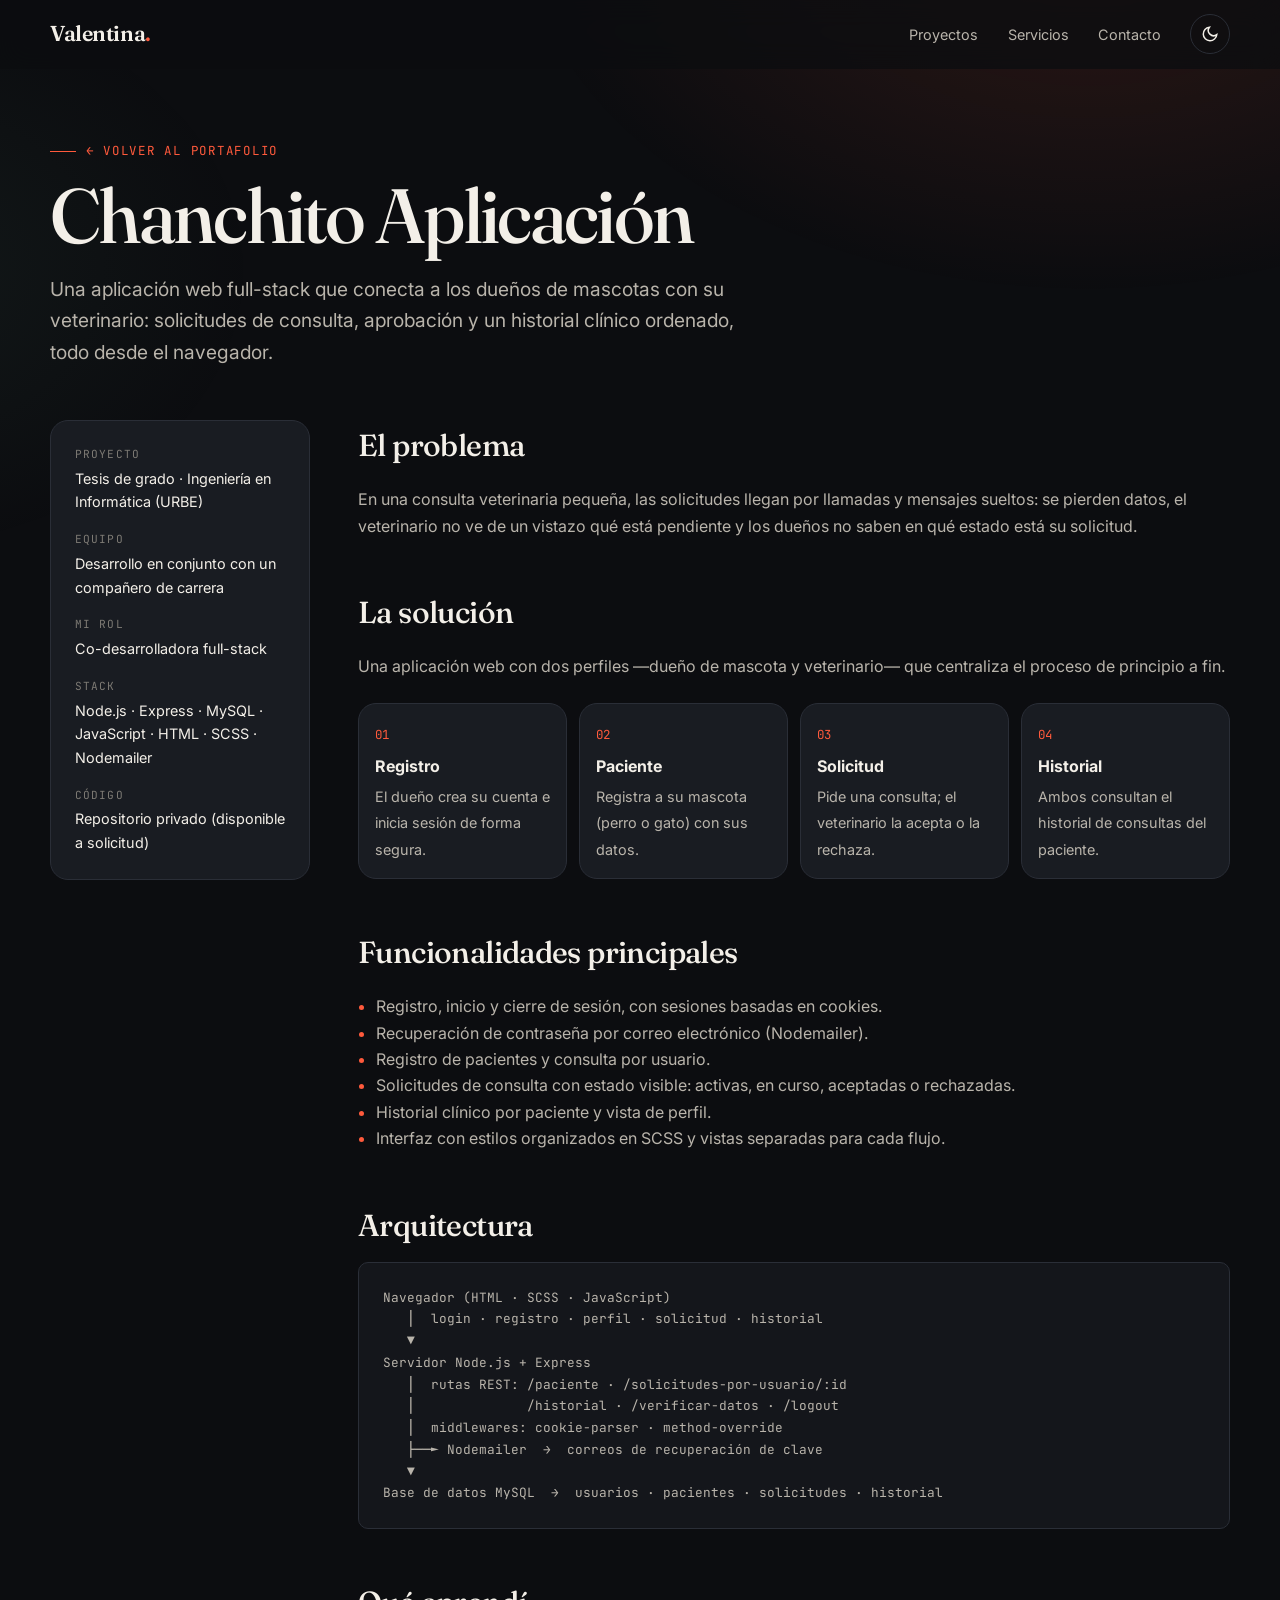
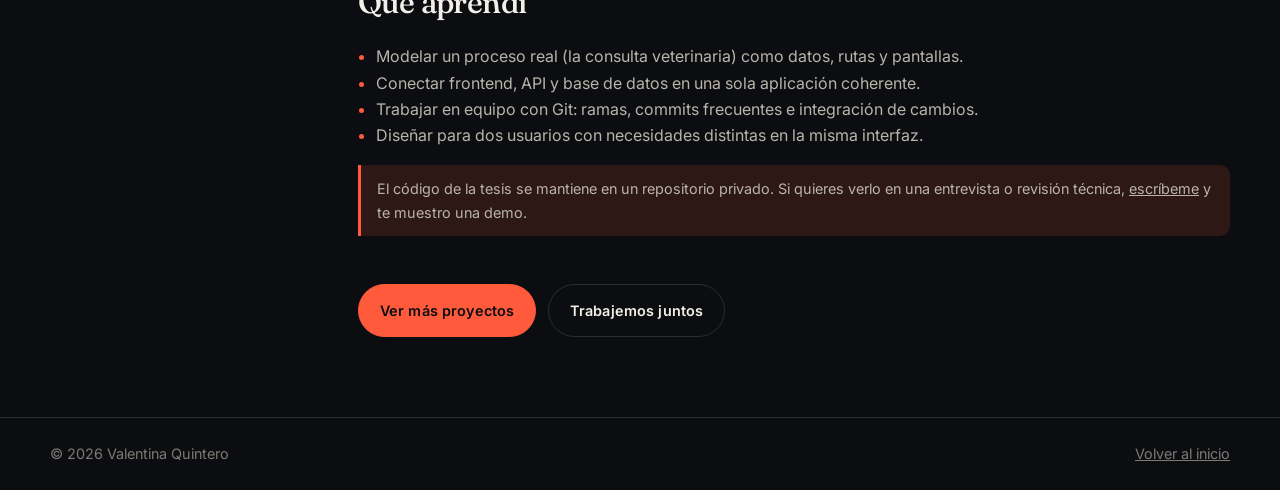
<file: chanchito.html>
<!doctype html>
<html lang="es" class="no-js">
<head>
  <meta charset="utf-8">
  <meta name="viewport" content="width=device-width, initial-scale=1">
  <title>Chanchito Aplicación · Caso de estudio · Valentina Quintero</title>
  <meta name="description" content="Caso de estudio de la tesis Chanchito Aplicación: aplicación web full-stack para una clínica veterinaria con Node.js, Express y MySQL.">
  <meta name="theme-color" content="#0c0d10">
  <link rel="icon" href="data:image/svg+xml,%3Csvg xmlns='http://www.w3.org/2000/svg' viewBox='0 0 64 64'%3E%3Crect width='64' height='64' rx='16' fill='%230c0d10'/%3E%3Ctext x='50%25' y='56%25' text-anchor='middle' font-family='Georgia' font-size='34' fill='%23ff5a3c'%3EV%3C/text%3E%3C/svg%3E">
  <link rel="preconnect" href="https://fonts.googleapis.com">
  <link rel="preconnect" href="https://fonts.gstatic.com" crossorigin>
  <link href="https://fonts.googleapis.com/css2?family=Fraunces:ital,opsz,wght@0,9..144,400..600;1,9..144,400..600&family=Inter:wght@400;500;600;700&family=JetBrains+Mono:wght@400;500&display=swap" rel="stylesheet">
  <link rel="stylesheet" href="../assets/css/tokens.css">
  <link rel="stylesheet" href="../assets/css/styles.css">
  <script>document.documentElement.classList.remove('no-js');try{var t=localStorage.getItem('vq-theme');if(t)document.documentElement.dataset.theme=t;}catch(e){}</script>
  <script type="module">
    import { initTheme } from "../assets/js/modules/theme.js";
    import { initNav } from "../assets/js/modules/nav.js";
    import { initReveal } from "../assets/js/modules/reveal.js";
    import { initPointerEffects } from "../assets/js/modules/pointer.js";
    initTheme(); initNav(); initReveal(); initPointerEffects();
  </script>
</head>
<body>
  <a class="skip-link" href="#contenido">Saltar al contenido</a>
  <header class="site-header">
    <nav class="container nav" aria-label="Principal">
      <a class="brand" href="../index.html">Valentina<span>.</span></a>
      <ul class="nav-links" id="nav-links">
        <li><a href="../index.html#proyectos">Proyectos</a></li>
        <li><a href="../index.html#servicios">Servicios</a></li>
        <li><a href="../index.html#contacto">Contacto</a></li>
      </ul>
      <button class="icon-btn" id="theme-toggle" type="button" aria-label="Cambiar entre tema claro y oscuro">
        <svg viewBox="0 0 24 24" fill="none" stroke="currentColor" stroke-width="2" aria-hidden="true"><path d="M21 12.8A9 9 0 1 1 11.2 3a7 7 0 0 0 9.8 9.8z"/></svg>
      </button>
      <button class="icon-btn menu-btn" id="menu-toggle" type="button" aria-label="Abrir menú" aria-expanded="false" aria-controls="nav-links">
        <svg viewBox="0 0 24 24" fill="none" stroke="currentColor" stroke-width="2" aria-hidden="true"><path d="M4 7h16M4 12h16M4 17h10"/></svg>
      </button>
    </nav>
  </header>

  <main id="contenido" class="container">
    <header class="case-hero">
      <a class="eyebrow reveal" href="../index.html#tesis">← Volver al portafolio</a>
      <h1 class="reveal">Chanchito Aplicación</h1>
      <p class="reveal">Una aplicación web full-stack que conecta a los dueños de mascotas con su veterinario: solicitudes de consulta, aprobación y un historial clínico ordenado, todo desde el navegador.</p>
    </header>

    <div class="case-grid">
      <aside class="case-aside reveal">
        <div class="card" style="padding:1.5rem">
          <dl>
            <div><dt>Proyecto</dt><dd>Tesis de grado · Ingeniería en Informática (URBE)</dd></div>
            <div><dt>Equipo</dt><dd>Desarrollo en conjunto con un compañero de carrera</dd></div>
            <div><dt>Mi rol</dt><dd>Co-desarrolladora full-stack</dd></div>
            <div><dt>Stack</dt><dd>Node.js · Express · MySQL · JavaScript · HTML · SCSS · Nodemailer</dd></div>
            <div><dt>Código</dt><dd>Repositorio privado (disponible a solicitud)</dd></div>
          </dl>
        </div>
      </aside>

      <article class="case-body">
        <h2 class="reveal">El problema</h2>
        <p class="reveal">En una consulta veterinaria pequeña, las solicitudes llegan por llamadas y mensajes sueltos: se pierden datos, el veterinario no ve de un vistazo qué está pendiente y los dueños no saben en qué estado está su solicitud.</p>

        <h2 class="reveal">La solución</h2>
        <p class="reveal">Una aplicación web con dos perfiles —dueño de mascota y veterinario— que centraliza el proceso de principio a fin.</p>
        <div class="flow">
          <div class="card reveal"><b>Registro</b><span>El dueño crea su cuenta e inicia sesión de forma segura.</span></div>
          <div class="card reveal"><b>Paciente</b><span>Registra a su mascota (perro o gato) con sus datos.</span></div>
          <div class="card reveal"><b>Solicitud</b><span>Pide una consulta; el veterinario la acepta o la rechaza.</span></div>
          <div class="card reveal"><b>Historial</b><span>Ambos consultan el historial de consultas del paciente.</span></div>
        </div>

        <h2 class="reveal">Funcionalidades principales</h2>
        <ul class="reveal">
          <li>Registro, inicio y cierre de sesión, con sesiones basadas en cookies.</li>
          <li>Recuperación de contraseña por correo electrónico (Nodemailer).</li>
          <li>Registro de pacientes y consulta por usuario.</li>
          <li>Solicitudes de consulta con estado visible: activas, en curso, aceptadas o rechazadas.</li>
          <li>Historial clínico por paciente y vista de perfil.</li>
          <li>Interfaz con estilos organizados en SCSS y vistas separadas para cada flujo.</li>
        </ul>

        <h2 class="reveal">Arquitectura</h2>
        <div class="arch reveal">Navegador (HTML · SCSS · JavaScript)
   │  login · registro · perfil · solicitud · historial
   ▼
Servidor Node.js + Express
   │  rutas REST: /paciente · /solicitudes-por-usuario/:id
   │              /historial · /verificar-datos · /logout
   │  middlewares: cookie-parser · method-override
   ├──► Nodemailer  →  correos de recuperación de clave
   ▼
Base de datos MySQL  →  usuarios · pacientes · solicitudes · historial</div>

        <h2 class="reveal">Qué aprendí</h2>
        <ul class="reveal">
          <li>Modelar un proceso real (la consulta veterinaria) como datos, rutas y pantallas.</li>
          <li>Conectar frontend, API y base de datos en una sola aplicación coherente.</li>
          <li>Trabajar en equipo con Git: ramas, commits frecuentes e integración de cambios.</li>
          <li>Diseñar para dos usuarios con necesidades distintas en la misma interfaz.</li>
        </ul>

        <p class="note reveal">El código de la tesis se mantiene en un repositorio privado. Si quieres verlo en una entrevista o revisión técnica, <a href="mailto:valentinaquintero14102002@gmail.com" style="text-decoration:underline">escríbeme</a> y te muestro una demo.</p>

        <div class="hero-actions reveal" style="margin:3rem 0 5rem">
          <a class="btn btn-primary magnetic" href="../index.html#proyectos">Ver más proyectos</a>
          <a class="btn btn-ghost magnetic" href="../index.html#contacto">Trabajemos juntos</a>
        </div>
      </article>
    </div>
  </main>

  <footer class="site-footer">
    <div class="container">
      <span>© 2026 Valentina Quintero</span>
      <span><a href="../index.html" style="text-decoration:underline">Volver al inicio</a></span>
    </div>
  </footer>
</body>
</html>
</file>
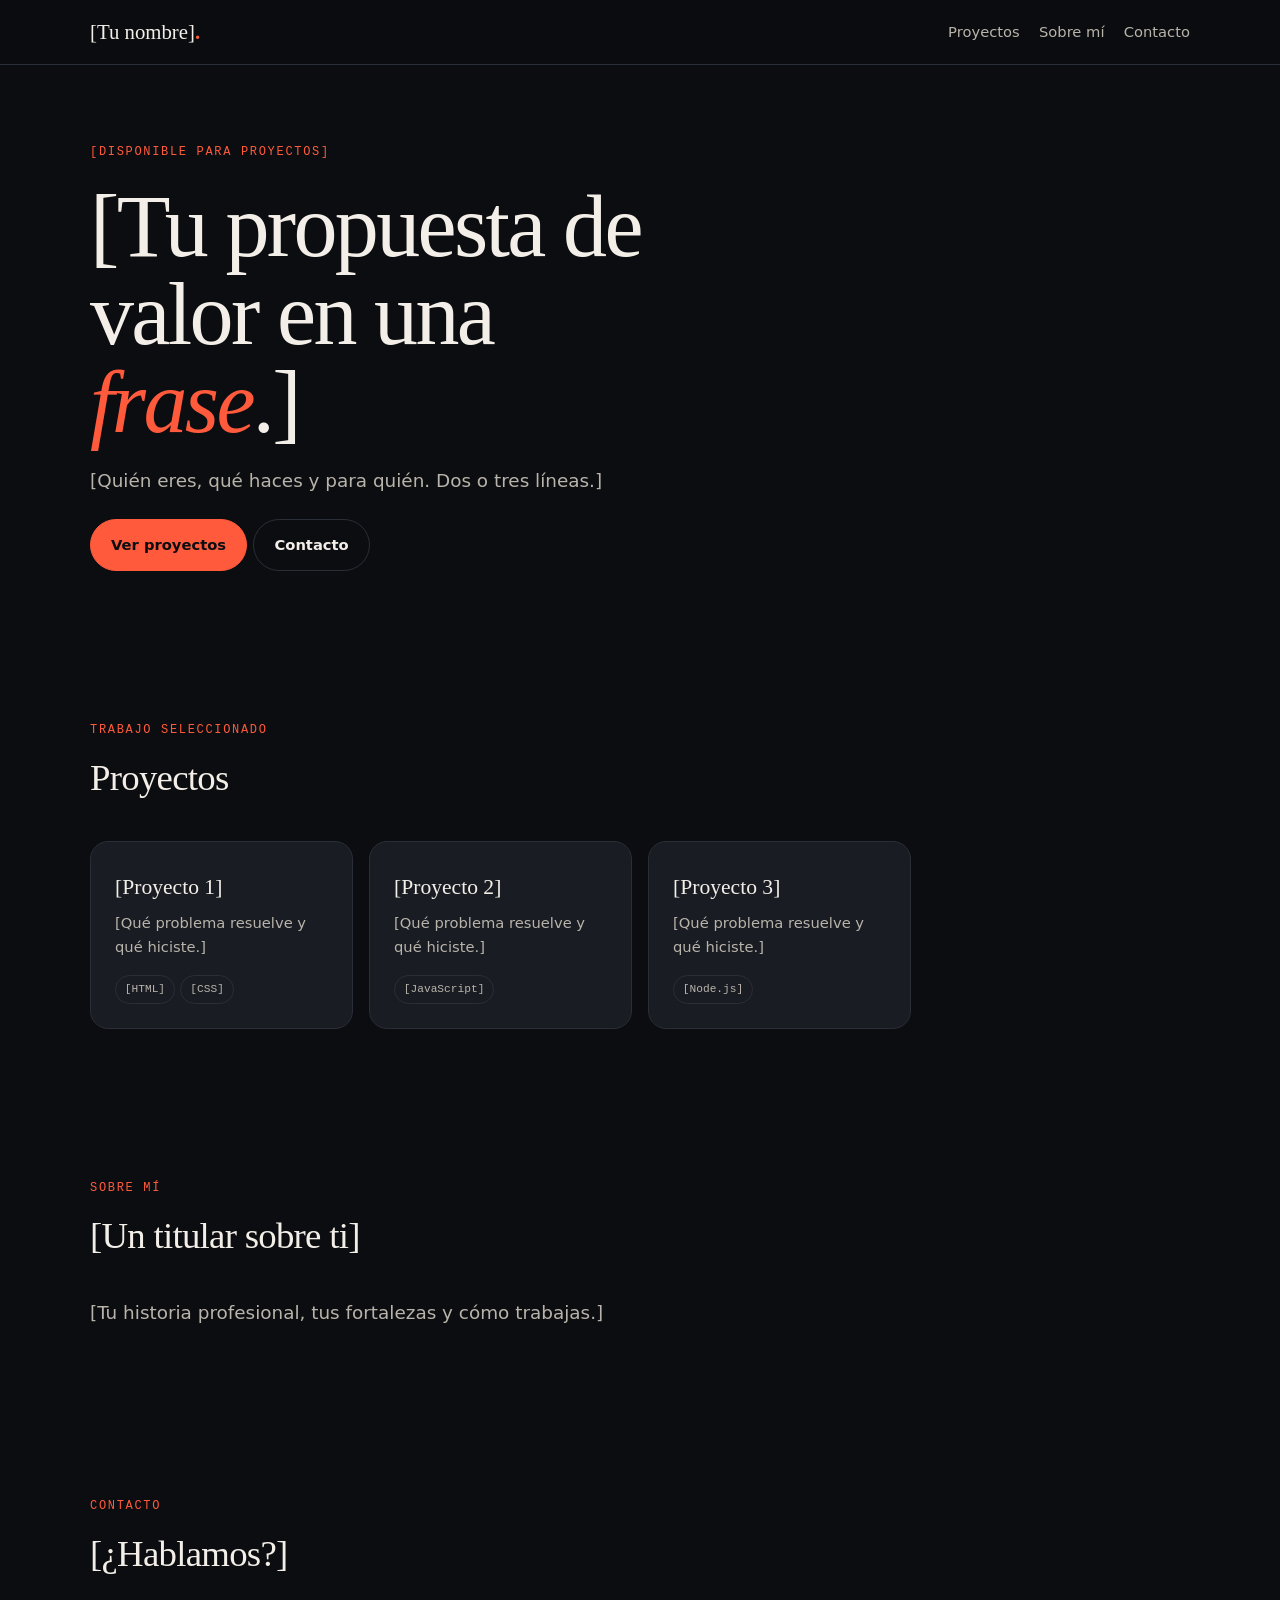
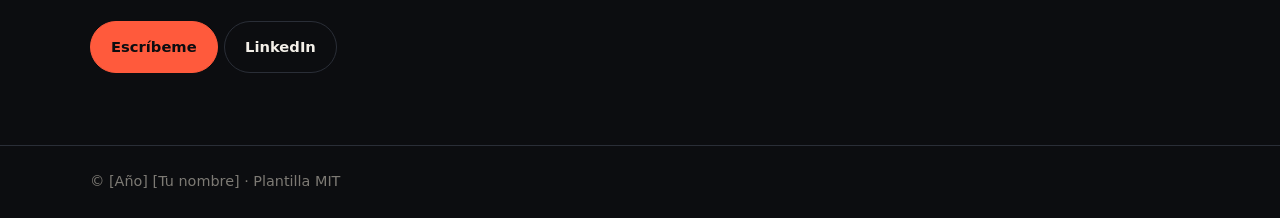
<file: portfolio-template.html>
<!doctype html>
<!--
  Plantilla de portafolio en un solo archivo · Licencia MIT
  Basada en https://github.com/ValentinaDessire/ValentinaDessire.github.io
  Edita los textos marcados con [CORCHETES] y abre el archivo en tu navegador.
-->
<html lang="es">
<head>
  <meta charset="utf-8">
  <meta name="viewport" content="width=device-width, initial-scale=1">
  <title>[Tu nombre] · Portafolio</title>
  <meta name="description" content="[Una frase sobre lo que haces]">
  <style>
    :root{--bg:#0c0d10;--surface:#191c22;--line:#2a2e37;--ink:#f3efe8;--soft:#b9b4ab;--accent:#ff5a3c;--accent-ink:#0c0d10;
      --display:Georgia,"Times New Roman",serif;--body:system-ui,-apple-system,"Segoe UI",sans-serif;--mono:ui-monospace,Menlo,monospace}
    *{box-sizing:border-box}html{scroll-behavior:smooth}
    body{margin:0;background:var(--bg);color:var(--ink);font:400 1rem/1.65 var(--body)}
    a{color:inherit;text-decoration:none}
    .wrap{width:min(100% - 2.5rem,1100px);margin-inline:auto}
    header{position:sticky;top:0;backdrop-filter:blur(12px);background:rgba(12,13,16,.8);border-bottom:1px solid var(--line);z-index:10}
    nav{display:flex;align-items:center;gap:1rem;height:64px}
    .brand{font-family:var(--display);font-size:1.3rem}.brand b{color:var(--accent)}
    nav ul{display:flex;gap:1.2rem;list-style:none;margin:0 0 0 auto;padding:0;font-size:.92rem;color:var(--soft)}
    nav a:hover{color:var(--ink)}
    section{padding:4.5rem 0}
    .eyebrow{font-family:var(--mono);font-size:.75rem;letter-spacing:.14em;text-transform:uppercase;color:var(--accent)}
    h1{font-family:var(--display);font-weight:500;font-size:clamp(2.6rem,1.5rem + 5vw,5.5rem);line-height:1;letter-spacing:-.03em;margin:1.2rem 0;max-width:14ch}
    h1 em{color:var(--accent)}
    h2{font-family:var(--display);font-weight:500;font-size:clamp(1.6rem,1.2rem + 1.5vw,2.3rem);margin:.4rem 0 2rem;letter-spacing:-.02em}
    .lead{font-size:1.15rem;color:var(--soft);max-width:56ch}
    .btn{display:inline-block;padding:.8rem 1.25rem;border-radius:999px;border:1px solid var(--line);font-weight:600;font-size:.92rem;margin:.3rem .4rem 0 0;transition:.25s}
    .btn.primary{background:var(--accent);border-color:var(--accent);color:var(--accent-ink)}
    .btn:hover{transform:translateY(-2px);border-color:var(--ink)}
    .grid{display:grid;grid-template-columns:repeat(auto-fill,minmax(260px,1fr));gap:1rem}
    .card{background:var(--surface);border:1px solid var(--line);border-radius:18px;padding:1.5rem;transition:.3s}
    .card:hover{border-color:var(--accent);transform:translateY(-3px)}
    .card h3{font-family:var(--display);font-weight:500;font-size:1.35rem;margin:.3rem 0}
    .card p{color:var(--soft);font-size:.92rem;margin:0 0 1rem}
    .tags{display:flex;flex-wrap:wrap;gap:.35rem}.tags span{font-family:var(--mono);font-size:.7rem;border:1px solid var(--line);border-radius:999px;padding:.25rem .55rem;color:var(--soft)}
    footer{border-top:1px solid var(--line);padding:1.5rem 0;color:#7d7a74;font-size:.9rem}
    @media (max-width:640px){nav ul{display:none}}
  </style>
</head>
<body>
  <header><nav class="wrap"><a class="brand" href="#">[Tu nombre]<b>.</b></a>
    <ul><li><a href="#proyectos">Proyectos</a></li><li><a href="#sobre-mi">Sobre mí</a></li><li><a href="#contacto">Contacto</a></li></ul></nav></header>
  <main class="wrap">
    <section>
      <span class="eyebrow">[Disponible para proyectos]</span>
      <h1>[Tu propuesta de valor en una <em>frase</em>.]</h1>
      <p class="lead">[Quién eres, qué haces y para quién. Dos o tres líneas.]</p>
      <a class="btn primary" href="#proyectos">Ver proyectos</a><a class="btn" href="#contacto">Contacto</a>
    </section>
    <section id="proyectos">
      <span class="eyebrow">Trabajo seleccionado</span><h2>Proyectos</h2>
      <div class="grid">
        <article class="card"><h3>[Proyecto 1]</h3><p>[Qué problema resuelve y qué hiciste.]</p><div class="tags"><span>[HTML]</span><span>[CSS]</span></div></article>
        <article class="card"><h3>[Proyecto 2]</h3><p>[Qué problema resuelve y qué hiciste.]</p><div class="tags"><span>[JavaScript]</span></div></article>
        <article class="card"><h3>[Proyecto 3]</h3><p>[Qué problema resuelve y qué hiciste.]</p><div class="tags"><span>[Node.js]</span></div></article>
      </div>
    </section>
    <section id="sobre-mi">
      <span class="eyebrow">Sobre mí</span><h2>[Un titular sobre ti]</h2>
      <p class="lead">[Tu historia profesional, tus fortalezas y cómo trabajas.]</p>
    </section>
    <section id="contacto">
      <span class="eyebrow">Contacto</span><h2>[¿Hablamos?]</h2>
      <a class="btn primary" href="mailto:[tu-correo@ejemplo.com]">Escríbeme</a><a class="btn" href="[https://www.linkedin.com/in/tu-perfil]">LinkedIn</a>
    </section>
  </main>
  <footer><div class="wrap">© [Año] [Tu nombre] · Plantilla MIT</div></footer>
</body>
</html>
</file>
<file: assets/css/tokens.css>
/* ==========================================================
   Design tokens — Valentina Quintero · Portfolio
   Cambia aquí colores, tipografías y espaciados de todo el sitio.
   ========================================================== */
:root {
  /* Paleta (modo oscuro por defecto) */
  --bg: #0c0d10;
  --bg-soft: #14161b;
  --surface: #191c22;
  --line: #2a2e37;
  --ink: #f3efe8;
  --ink-soft: #b9b4ab;
  --muted: #7d7a74;
  --accent: #ff5a3c;          /* coral eléctrico */
  --accent-ink: #0c0d10;
  --accent-soft: rgba(255, 90, 60, 0.14);
  --ok: #7dd3a7;

  /* Tipografía */
  --font-display: "Fraunces", Georgia, "Times New Roman", serif;
  --font-body: "Inter", system-ui, -apple-system, "Segoe UI", sans-serif;
  --font-mono: "JetBrains Mono", ui-monospace, "SFMono-Regular", Menlo, monospace;

  --fs-xs: 0.78rem;
  --fs-sm: 0.9rem;
  --fs-md: 1rem;
  --fs-lg: 1.2rem;
  --fs-xl: clamp(1.6rem, 1.2rem + 1.6vw, 2.4rem);
  --fs-hero: clamp(2.8rem, 1.6rem + 6vw, 6.4rem);

  /* Espaciado y forma */
  --space-1: 0.25rem;
  --space-2: 0.5rem;
  --space-3: 0.75rem;
  --space-4: 1rem;
  --space-6: 1.5rem;
  --space-8: 2rem;
  --space-12: 3rem;
  --space-16: 4rem;
  --space-24: 6rem;
  --radius: 18px;
  --radius-sm: 10px;
  --container: 1180px;

  /* Movimiento */
  --ease: cubic-bezier(0.22, 1, 0.36, 1);
  --dur: 600ms;
}

:root[data-theme="light"] {
  --bg: #f5f2ec;
  --bg-soft: #ece8e0;
  --surface: #ffffff;
  --line: #ddd7cc;
  --ink: #121316;
  --ink-soft: #4a4a4f;
  --muted: #7a776f;
  --accent: #e8442a;
  --accent-ink: #ffffff;
  --accent-soft: rgba(232, 68, 42, 0.1);
}

@media (prefers-reduced-motion: reduce) {
  :root { --dur: 0ms; }
}
</file>
<file: assets/css/styles.css>
/* ==========================================================
   Estilos base y componentes
   ========================================================== */
*, *::before, *::after { box-sizing: border-box; }
html { scroll-behavior: smooth; -webkit-text-size-adjust: 100%; }
@media (prefers-reduced-motion: reduce) { html { scroll-behavior: auto; } }

body {
  margin: 0;
  background: var(--bg);
  color: var(--ink);
  font: 400 var(--fs-md)/1.65 var(--font-body);
  -webkit-font-smoothing: antialiased;
  transition: background-color .4s var(--ease), color .4s var(--ease);
}
img, svg { display: block; max-width: 100%; }
a { color: inherit; text-decoration: none; }
button { font: inherit; color: inherit; cursor: pointer; }
:focus-visible { outline: 2px solid var(--accent); outline-offset: 3px; border-radius: 6px; }
::selection { background: var(--accent); color: var(--accent-ink); }

.container { width: min(100% - 2.5rem, var(--container)); margin-inline: auto; }
.skip-link { position: absolute; left: -999px; top: 0; background: var(--accent); color: var(--accent-ink); padding: .6rem 1rem; z-index: 100; }
.skip-link:focus { left: 1rem; top: 1rem; }

/* Grano sutil de fondo */
body::before {
  content: ""; position: fixed; inset: 0; pointer-events: none; z-index: -1;
  background:
    radial-gradient(60rem 40rem at 85% -10%, var(--accent-soft), transparent 60%),
    radial-gradient(40rem 30rem at -10% 30%, rgba(125, 211, 167, .06), transparent 60%);
}

/* ---------- Encabezado ---------- */
.site-header {
  position: sticky; top: 0; z-index: 50;
  backdrop-filter: blur(14px);
  background: color-mix(in srgb, var(--bg) 78%, transparent);
  border-bottom: 1px solid transparent;
  transition: border-color .3s var(--ease);
}
.site-header.is-scrolled { border-color: var(--line); }
.nav { display: flex; align-items: center; gap: var(--space-4); height: 68px; }
.brand { font-family: var(--font-display); font-weight: 600; font-size: 1.35rem; letter-spacing: -.02em; }
.brand span { color: var(--accent); }
.nav-links { display: flex; gap: var(--space-1); margin-left: auto; list-style: none; padding: 0; margin-block: 0; }
.nav-links a {
  font-size: var(--fs-sm); color: var(--ink-soft); padding: .45rem .8rem; border-radius: 999px;
  transition: color .25s, background-color .25s;
}
.nav-links a:hover, .nav-links a[aria-current="true"] { color: var(--ink); background: var(--surface); }
.icon-btn {
  width: 40px; height: 40px; display: grid; place-items: center;
  border-radius: 999px; border: 1px solid var(--line); background: transparent;
  transition: border-color .25s, transform .25s var(--ease);
}
.icon-btn:hover { border-color: var(--accent); transform: rotate(-12deg); }
.icon-btn svg { width: 18px; height: 18px; }
.menu-btn { display: none; }

/* ---------- Botones ---------- */
.btn {
  --mx: 0px; --my: 0px;
  display: inline-flex; align-items: center; gap: .55rem;
  padding: .85rem 1.3rem; border-radius: 999px; border: 1px solid var(--line);
  font-weight: 600; font-size: var(--fs-sm); letter-spacing: .01em;
  transform: translate(var(--mx), var(--my));
  transition: transform .35s var(--ease), background-color .25s, border-color .25s, color .25s;
}
.btn svg { width: 16px; height: 16px; transition: transform .35s var(--ease); }
.btn:hover svg { transform: translateX(3px); }
.btn-primary { background: var(--accent); color: var(--accent-ink); border-color: var(--accent); }
.btn-primary:hover { background: var(--ink); border-color: var(--ink); color: var(--bg); }
.btn-ghost:hover { border-color: var(--ink); }

/* ---------- Hero ---------- */
.hero { padding: var(--space-24) 0 var(--space-16); position: relative; }
.eyebrow {
  font-family: var(--font-mono); font-size: var(--fs-xs); text-transform: uppercase; letter-spacing: .14em;
  color: var(--accent); display: inline-flex; align-items: center; gap: .6rem;
}
.eyebrow::before { content: ""; width: 26px; height: 1px; background: currentColor; }
.status { display: inline-flex; align-items: center; gap: .5rem; font-size: var(--fs-sm); color: var(--ink-soft); }
.status i { width: 8px; height: 8px; border-radius: 50%; background: var(--ok); box-shadow: 0 0 0 0 rgba(125,211,167,.6); animation: pulse 2.4s infinite; }
@keyframes pulse { 70% { box-shadow: 0 0 0 10px rgba(125,211,167,0); } 100% { box-shadow: 0 0 0 0 rgba(125,211,167,0); } }
.hero h1 {
  font-family: var(--font-display); font-weight: 500; font-size: var(--fs-hero);
  line-height: .98; letter-spacing: -.035em; margin: var(--space-6) 0;
  max-width: 14ch;
}
.hero h1 em { font-style: italic; color: var(--accent); }
.hero-lead { font-size: var(--fs-lg); color: var(--ink-soft); max-width: 58ch; margin: 0 0 var(--space-8); }
.hero-actions { display: flex; flex-wrap: wrap; gap: var(--space-3); }
.hero-meta {
  display: grid; grid-template-columns: repeat(3, minmax(0, 1fr)); gap: var(--space-4);
  margin-top: var(--space-16); padding-top: var(--space-6); border-top: 1px solid var(--line);
}
.hero-meta b { display: block; font-family: var(--font-display); font-size: 2rem; font-weight: 500; letter-spacing: -.02em; }
.hero-meta span { font-size: var(--fs-sm); color: var(--muted); }

/* ---------- Secciones ---------- */
section { padding: var(--space-16) 0; scroll-margin-top: 80px; }
.section-head { display: flex; flex-wrap: wrap; align-items: end; justify-content: space-between; gap: var(--space-4); margin-bottom: var(--space-8); }
.section-head h2 { font-family: var(--font-display); font-weight: 500; font-size: var(--fs-xl); letter-spacing: -.025em; margin: var(--space-2) 0 0; line-height: 1.1; }
.section-head p { color: var(--ink-soft); max-width: 46ch; margin: 0; }

/* ---------- Tarjeta con brillo que sigue al cursor ---------- */
.card {
  --x: 50%; --y: 50%;
  position: relative; overflow: hidden;
  background: var(--surface); border: 1px solid var(--line); border-radius: var(--radius);
  transition: border-color .3s var(--ease), transform .45s var(--ease);
}
.card::after {
  content: ""; position: absolute; inset: 0; pointer-events: none; opacity: 0;
  background: radial-gradient(22rem circle at var(--x) var(--y), var(--accent-soft), transparent 60%);
  transition: opacity .35s;
}
.card:hover { border-color: color-mix(in srgb, var(--accent) 45%, var(--line)); transform: translateY(-4px); }
.card:hover::after { opacity: 1; }

/* ---------- Caso de estudio destacado ---------- */
.featured { display: grid; grid-template-columns: 1.05fr 1fr; gap: 0; }
.featured-body { padding: var(--space-12); display: flex; flex-direction: column; gap: var(--space-4); }
.featured-body h3 { font-family: var(--font-display); font-weight: 500; font-size: clamp(2rem, 1.4rem + 2vw, 3rem); margin: 0; letter-spacing: -.03em; line-height: 1.05; }
.featured-body p { color: var(--ink-soft); margin: 0; }
.featured-visual { background: var(--bg-soft); border-left: 1px solid var(--line); padding: var(--space-8); display: grid; place-items: center; }
.tag-row { display: flex; flex-wrap: wrap; gap: .4rem; list-style: none; padding: 0; margin: 0; }
.tag {
  font-family: var(--font-mono); font-size: .72rem; padding: .3rem .6rem; border-radius: 999px;
  border: 1px solid var(--line); color: var(--ink-soft);
}
.facts { display: grid; grid-template-columns: repeat(3, 1fr); gap: var(--space-4); margin: var(--space-2) 0; }
.facts div { border-top: 1px solid var(--line); padding-top: var(--space-3); }
.facts dt { font-family: var(--font-mono); font-size: .7rem; text-transform: uppercase; letter-spacing: .1em; color: var(--muted); }
.facts dd { margin: .2rem 0 0; font-weight: 600; font-size: var(--fs-sm); }

/* Maqueta de la app (recreación ilustrativa en CSS) */
.mock { width: min(100%, 340px); border-radius: 22px; background: var(--surface); border: 1px solid var(--line); box-shadow: 0 30px 60px -30px rgba(0,0,0,.6); overflow: hidden; }
.mock-top { display: flex; align-items: center; justify-content: space-between; padding: .9rem 1.1rem; border-bottom: 1px solid var(--line); font-weight: 700; }
.mock-top small { font-family: var(--font-mono); color: var(--muted); font-weight: 400; }
.mock-body { padding: 1.1rem; display: grid; gap: .7rem; }
.mock-pill { display: flex; gap: .4rem; }
.mock-pill span { flex: 1; text-align: center; font-size: .75rem; padding: .45rem; border-radius: 10px; background: var(--bg-soft); color: var(--ink-soft); }
.mock-pill span.on { background: var(--accent); color: var(--accent-ink); font-weight: 700; }
.mock-item { display: flex; align-items: center; gap: .7rem; padding: .7rem; border-radius: 12px; border: 1px solid var(--line); }
.mock-item i { width: 34px; height: 34px; border-radius: 10px; background: var(--accent-soft); display: grid; place-items: center; font-style: normal; }
.mock-item b { font-size: .85rem; display: block; }
.mock-item small { color: var(--muted); font-size: .72rem; }
.mock-item em { margin-left: auto; font-style: normal; font-size: .68rem; font-family: var(--font-mono); padding: .2rem .45rem; border-radius: 6px; background: var(--bg-soft); }
.mock-item em.ok { color: var(--ok); }
.mock-cta { text-align: center; padding: .75rem; border-radius: 12px; background: var(--ink); color: var(--bg); font-weight: 700; font-size: .85rem; }
.mock-note { font-family: var(--font-mono); font-size: .68rem; color: var(--muted); text-align: center; margin-top: .8rem; }

/* ---------- Proyectos ---------- */
.filters { display: flex; flex-wrap: wrap; gap: .4rem; }
.filter {
  padding: .5rem .95rem; border-radius: 999px; border: 1px solid var(--line); background: transparent;
  font-size: var(--fs-sm); color: var(--ink-soft); transition: all .25s var(--ease);
}
.filter:hover { color: var(--ink); border-color: var(--ink-soft); }
.filter[aria-pressed="true"] { background: var(--ink); color: var(--bg); border-color: var(--ink); }
.grid { display: grid; grid-template-columns: repeat(3, minmax(0, 1fr)); gap: var(--space-4); }
.project { padding: var(--space-6); display: flex; flex-direction: column; gap: var(--space-3); min-height: 260px; }
.project[hidden] { display: none; }
.project-top { display: flex; justify-content: space-between; align-items: start; gap: var(--space-3); }
.project-index { font-family: var(--font-mono); font-size: var(--fs-xs); color: var(--muted); }
.project h3 { font-family: var(--font-display); font-weight: 500; font-size: 1.45rem; margin: 0; letter-spacing: -.02em; line-height: 1.15; }
.project p { color: var(--ink-soft); margin: 0; font-size: var(--fs-sm); }
.project .links { margin-top: auto; display: flex; gap: var(--space-4); font-size: var(--fs-sm); font-weight: 600; }
.project .links a { display: inline-flex; align-items: center; gap: .35rem; }
.project .links a:hover { color: var(--accent); }
.project.is-slot { border-style: dashed; background: transparent; justify-content: center; align-items: start; }
.project.is-slot h3 { color: var(--ink-soft); }
.badge { font-family: var(--font-mono); font-size: .68rem; padding: .25rem .55rem; border-radius: 6px; background: var(--accent-soft); color: var(--accent); white-space: nowrap; }

/* ---------- Servicios ---------- */
.services { display: grid; grid-template-columns: repeat(4, minmax(0, 1fr)); gap: var(--space-4); }
.service { padding: var(--space-6); }
.service .num { font-family: var(--font-mono); color: var(--accent); font-size: var(--fs-xs); }
.service h3 { font-size: 1.1rem; margin: var(--space-3) 0 var(--space-2); }
.service p { color: var(--ink-soft); font-size: var(--fs-sm); margin: 0; }

/* ---------- Sobre mí / stack ---------- */
.about { display: grid; grid-template-columns: 1.2fr 1fr; gap: var(--space-12); align-items: start; }
.about-text p { font-size: 1.08rem; color: var(--ink-soft); margin: 0 0 var(--space-4); }
.about-text strong { color: var(--ink); font-weight: 600; }
.stack { display: grid; gap: var(--space-4); }
.stack h3 { font-family: var(--font-mono); font-size: var(--fs-xs); text-transform: uppercase; letter-spacing: .12em; color: var(--muted); margin: 0 0 var(--space-2); font-weight: 500; }
.timeline { list-style: none; padding: 0; margin: var(--space-6) 0 0; display: grid; gap: var(--space-3); }
.timeline li { display: grid; grid-template-columns: 110px 1fr; gap: var(--space-4); padding-top: var(--space-3); border-top: 1px solid var(--line); font-size: var(--fs-sm); }
.timeline time { font-family: var(--font-mono); color: var(--muted); font-size: var(--fs-xs); padding-top: 2px; }
.timeline b { display: block; }
.timeline span { color: var(--ink-soft); }

/* ---------- Descarga ---------- */
.download { padding: var(--space-12); display: grid; grid-template-columns: 1.3fr 1fr; gap: var(--space-8); align-items: center; }
.download h2 { font-family: var(--font-display); font-weight: 500; font-size: var(--fs-xl); margin: var(--space-2) 0 var(--space-3); letter-spacing: -.02em; line-height: 1.1; }
.download p { color: var(--ink-soft); margin: 0; }
.download-actions { display: grid; gap: var(--space-3); }
.download-actions .btn { justify-content: space-between; }
.code-hint { font-family: var(--font-mono); font-size: .75rem; color: var(--muted); background: var(--bg-soft); padding: .7rem .9rem; border-radius: var(--radius-sm); border: 1px solid var(--line); overflow-x: auto; white-space: nowrap; }

/* ---------- Contacto ---------- */
.contact { text-align: center; padding: var(--space-24) 0; }
.contact h2 { font-family: var(--font-display); font-weight: 500; font-size: var(--fs-hero); letter-spacing: -.035em; line-height: 1; margin: var(--space-4) 0 var(--space-8); }
.contact h2 a { background: linear-gradient(currentColor, currentColor) 0 100% / 0 2px no-repeat; transition: background-size .5s var(--ease), color .3s; }
.contact h2 a:hover { color: var(--accent); background-size: 100% 2px; }
.contact-links { display: flex; justify-content: center; flex-wrap: wrap; gap: var(--space-3); }

.site-footer { border-top: 1px solid var(--line); padding: var(--space-6) 0; font-size: var(--fs-sm); color: var(--muted); }
.site-footer .container { display: flex; flex-wrap: wrap; justify-content: space-between; gap: var(--space-3); }

/* ---------- Aparición al hacer scroll ---------- */
.reveal-ready .reveal { opacity: 0; transform: translateY(24px); transition: opacity var(--dur) var(--ease), transform var(--dur) var(--ease); }
.reveal-ready .reveal.is-visible { opacity: 1; transform: none; }

/* ---------- Caso de estudio (página) ---------- */
.case-hero { padding: var(--space-16) 0 var(--space-8); }
.case-hero h1 { font-family: var(--font-display); font-weight: 500; font-size: clamp(2.6rem, 1.6rem + 4vw, 5rem); line-height: 1; letter-spacing: -.035em; margin: var(--space-4) 0; }
.case-hero p { font-size: var(--fs-lg); color: var(--ink-soft); max-width: 60ch; }
.case-grid { display: grid; grid-template-columns: 260px 1fr; gap: var(--space-12); align-items: start; }
.case-aside { position: sticky; top: 96px; display: grid; gap: var(--space-4); }
.case-aside dl { margin: 0; display: grid; gap: var(--space-4); }
.case-aside dt { font-family: var(--font-mono); font-size: .7rem; text-transform: uppercase; letter-spacing: .1em; color: var(--muted); }
.case-aside dd { margin: .2rem 0 0; font-size: var(--fs-sm); }
.case-body h2 { font-family: var(--font-display); font-weight: 500; font-size: 1.9rem; letter-spacing: -.02em; margin: var(--space-12) 0 var(--space-3); }
.case-body h2:first-child { margin-top: 0; }
.case-body p, .case-body li { color: var(--ink-soft); }
.case-body ul { padding-left: 1.1rem; }
.case-body li::marker { color: var(--accent); }
.flow { display: grid; grid-template-columns: repeat(4, 1fr); gap: var(--space-3); margin: var(--space-6) 0; counter-reset: step; }
.flow div { padding: var(--space-4); counter-increment: step; }
.flow div::before { content: "0" counter(step); font-family: var(--font-mono); color: var(--accent); font-size: var(--fs-xs); }
.flow b { display: block; margin: .4rem 0 .2rem; }
.flow span { font-size: var(--fs-sm); color: var(--ink-soft); }
.arch { font-family: var(--font-mono); font-size: .8rem; line-height: 1.7; background: var(--bg-soft); border: 1px solid var(--line); border-radius: var(--radius-sm); padding: var(--space-6); overflow-x: auto; color: var(--ink-soft); white-space: pre; }
.note { border-left: 3px solid var(--accent); padding: var(--space-3) var(--space-4); background: var(--accent-soft); border-radius: 0 var(--radius-sm) var(--radius-sm) 0; font-size: var(--fs-sm); color: var(--ink); }

/* ---------- Responsive ---------- */
@media (max-width: 1024px) {
  .grid { grid-template-columns: repeat(2, minmax(0, 1fr)); }
  .services { grid-template-columns: repeat(2, minmax(0, 1fr)); }
  .featured { grid-template-columns: 1fr; }
  .featured-visual { border-left: 0; border-top: 1px solid var(--line); }
  .about, .download { grid-template-columns: 1fr; }
  .case-grid { grid-template-columns: 1fr; }
  .case-aside { position: static; }
  .flow { grid-template-columns: repeat(2, 1fr); }
}
@media (max-width: 720px) {
  .menu-btn { display: grid; }
  #theme-toggle { margin-left: auto; }
  .nav-links {
    position: absolute; inset: 68px 0 auto 0; flex-direction: column; gap: 0;
    background: var(--bg); border-bottom: 1px solid var(--line); padding: var(--space-3) 1.25rem var(--space-6);
    transform: translateY(-8px); opacity: 0; pointer-events: none; transition: all .3s var(--ease);
  }
  .nav-links.is-open { transform: none; opacity: 1; pointer-events: auto; }
  .nav-links a { display: block; padding: .8rem 0; border-radius: 0; font-size: 1.05rem; }
  .nav-links a:hover { background: none; }
  .hero { padding-top: var(--space-16); }
  .hero-meta { grid-template-columns: 1fr; gap: var(--space-3); }
  .grid, .services { grid-template-columns: 1fr; }
  .featured-body, .download { padding: var(--space-6); }
  .facts { grid-template-columns: 1fr 1fr; }
  .timeline li { grid-template-columns: 1fr; gap: .2rem; }
  .flow { grid-template-columns: 1fr; }
  section { padding: var(--space-12) 0; }
}
</file>
